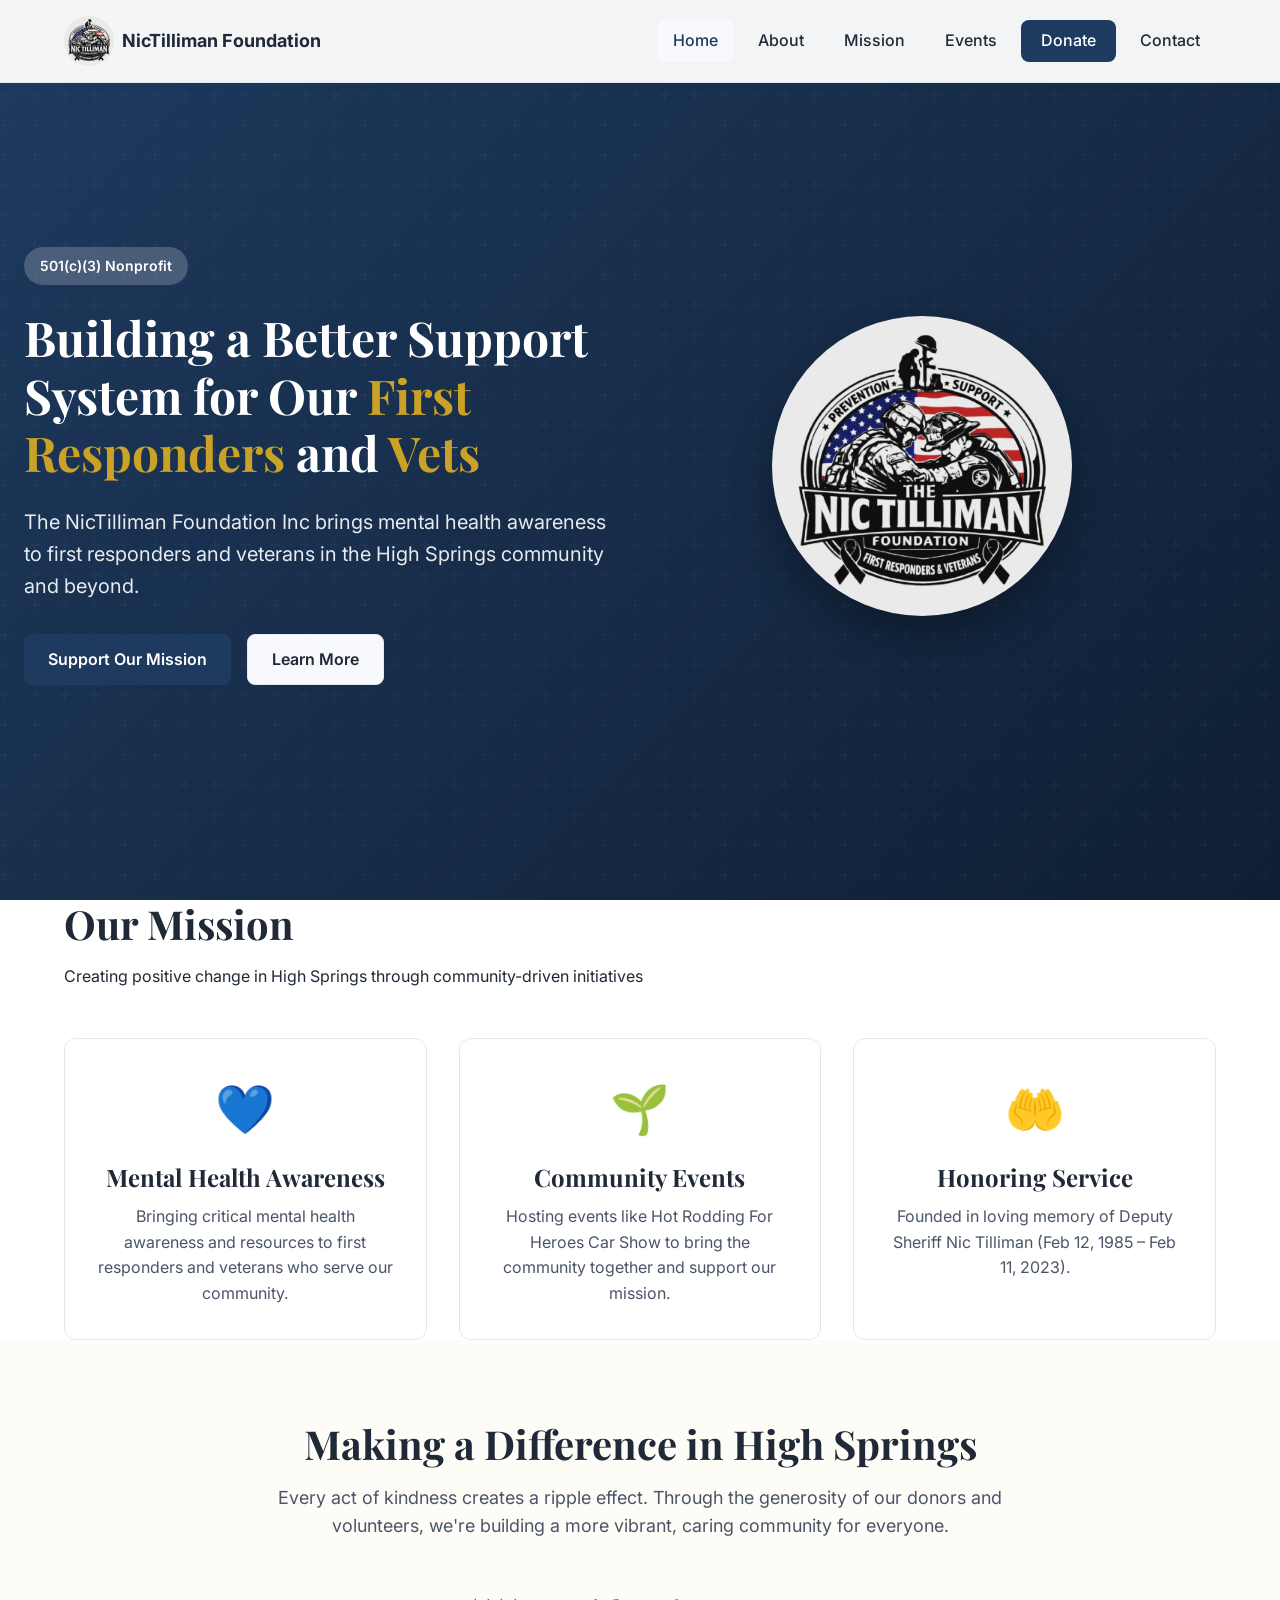
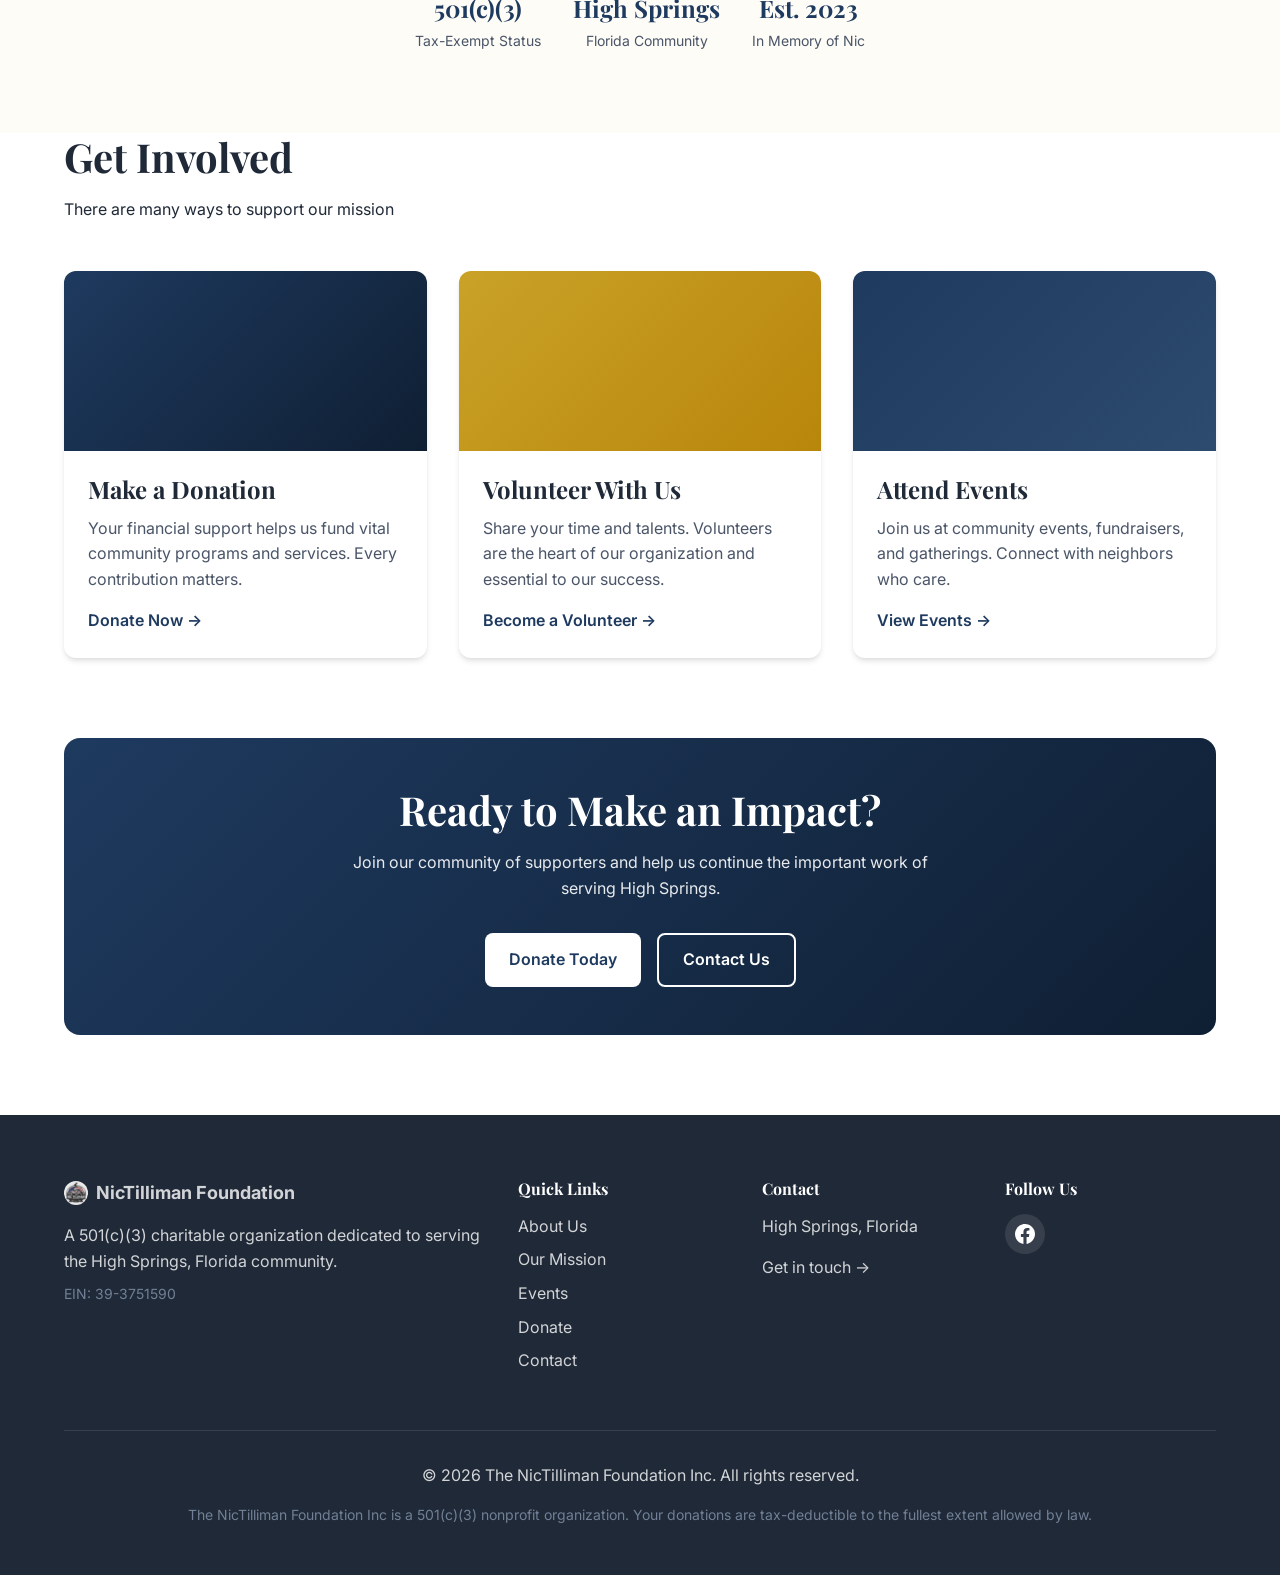
<file: index.html>
<!DOCTYPE html>
<html lang="en">
<head>
    <meta charset="UTF-8">
    <meta name="viewport" content="width=device-width, initial-scale=1.0">
    <title>The NicTilliman Foundation Inc | Community Charity in High Springs, FL</title>
    <meta name="description" content="The NicTilliman Foundation Inc is a 501(c)(3) charitable organization serving the High Springs, Florida community. Join us in making a difference.">
    <link rel="preconnect" href="https://fonts.googleapis.com">
    <link href="https://fonts.googleapis.com/css2?family=Inter:wght@400;500;600;700&family=Playfair+Display:wght@600;700&display=swap" rel="stylesheet">
    <link rel="stylesheet" href="styles.css">
</head>
<body>
    <!-- Navigation -->
    <nav class="navbar">
        <div class="container">
            <a href="index.html" class="logo">
                <img src="logo.jpg" alt="NicTilliman Foundation Logo" class="logo-img">
                <span class="logo-text">NicTilliman Foundation</span>
            </a>
            <button class="nav-toggle" aria-label="Toggle navigation">
                <span></span>
                <span></span>
                <span></span>
            </button>
            <ul class="nav-menu">
                <li><a href="index.html" class="active">Home</a></li>
                <li><a href="about.html">About</a></li>
                <li><a href="mission.html">Mission</a></li>
                <li><a href="events.html">Events</a></li>
                <li><a href="donate.html" class="btn-donate">Donate</a></li>
                <li><a href="contact.html">Contact</a></li>
            </ul>
        </div>
    </nav>

    <!-- Hero Section -->
    <section class="hero">
        <div class="hero-content">
            <div class="container hero-container">
                <div class="hero-text">
                    <span class="badge">501(c)(3) Nonprofit</span>
                    <h1>Building a Better Support System for Our <span class="highlight">First Responders</span> and <span class="highlight">Vets</span></h1>
                    <p class="hero-subtitle">The NicTilliman Foundation Inc brings mental health awareness to first responders and veterans in the High Springs community and beyond.</p>
                    <div class="hero-cta">
                        <a href="donate.html" class="btn btn-primary">Support Our Mission</a>
                        <a href="about.html" class="btn btn-secondary">Learn More</a>
                    </div>
                </div>
                <div class="hero-logo-large">
                    <img src="logo.jpg" alt="NicTilliman Foundation Logo">
                </div>
            </div>
        </div>
        <div class="hero-pattern"></div>
    </section>

    <!-- Mission Preview -->
    <section class="mission-preview">
        <div class="container">
            <div class="section-header">
                <h2>Our Mission</h2>
                <p>Creating positive change in High Springs through community-driven initiatives</p>
            </div>
            <div class="mission-cards">
                <div class="mission-card">
                    <div class="card-icon">💙</div>
                    <h3>Mental Health Awareness</h3>
                    <p>Bringing critical mental health awareness and resources to first responders and veterans who serve our community.</p>
                </div>
                <div class="mission-card">
                    <div class="card-icon">🌱</div>
                    <h3>Community Events</h3>
                    <p>Hosting events like Hot Rodding For Heroes Car Show to bring the community together and support our mission.</p>
                </div>
                <div class="mission-card">
                    <div class="card-icon">🤲</div>
                    <h3>Honoring Service</h3>
                    <p>Founded in loving memory of Deputy Sheriff Nic Tilliman (Feb 12, 1985 – Feb 11, 2023).</p>
                </div>
            </div>
        </div>
    </section>

    <!-- Impact Section -->
    <section class="impact">
        <div class="container">
            <div class="impact-content">
                <h2>Making a Difference in High Springs</h2>
                <p class="lead">Every act of kindness creates a ripple effect. Through the generosity of our donors and volunteers, we're building a more vibrant, caring community for everyone.</p>
                <div class="impact-stats">
                    <div class="stat">
                        <span class="stat-number">501(c)(3)</span>
                        <span class="stat-label">Tax-Exempt Status</span>
                    </div>
                    <div class="stat">
                        <span class="stat-number">High Springs</span>
                        <span class="stat-label">Florida Community</span>
                    </div>
                    <div class="stat">
                        <span class="stat-number">Est. 2023</span>
                        <span class="stat-label">In Memory of Nic</span>
                    </div>
                </div>
            </div>
        </div>
    </section>

    <!-- Get Involved -->
    <section class="get-involved">
        <div class="container">
            <div class="section-header">
                <h2>Get Involved</h2>
                <p>There are many ways to support our mission</p>
            </div>
            <div class="involvement-grid">
                <div class="involvement-card">
                    <div class="card-image" style="background: linear-gradient(135deg, #1e3a5f 0%, #0f1f33 100%);"></div>
                    <div class="card-content">
                        <h3>Make a Donation</h3>
                        <p>Your financial support helps us fund vital community programs and services. Every contribution matters.</p>
                        <a href="donate.html" class="link-arrow">Donate Now →</a>
                    </div>
                </div>
                <div class="involvement-card">
                    <div class="card-image" style="background: linear-gradient(135deg, #c9a227 0%, #b8860b 100%);"></div>
                    <div class="card-content">
                        <h3>Volunteer With Us</h3>
                        <p>Share your time and talents. Volunteers are the heart of our organization and essential to our success.</p>
                        <a href="contact.html" class="link-arrow">Become a Volunteer →</a>
                    </div>
                </div>
                <div class="involvement-card">
                    <div class="card-image" style="background: linear-gradient(135deg, #1e3a5f 0%, #2d4a6f 100%);"></div>
                    <div class="card-content">
                        <h3>Attend Events</h3>
                        <p>Join us at community events, fundraisers, and gatherings. Connect with neighbors who care.</p>
                        <a href="events.html" class="link-arrow">View Events →</a>
                    </div>
                </div>
            </div>
        </div>
    </section>

    <!-- CTA Section -->
    <section class="cta-section">
        <div class="container">
            <div class="cta-box">
                <h2>Ready to Make an Impact?</h2>
                <p>Join our community of supporters and help us continue the important work of serving High Springs.</p>
                <div class="cta-buttons">
                    <a href="donate.html" class="btn btn-light">Donate Today</a>
                    <a href="contact.html" class="btn btn-outline-light">Contact Us</a>
                </div>
            </div>
        </div>
    </section>

    <!-- Footer -->
    <footer class="footer">
        <div class="container">
            <div class="footer-grid">
                <div class="footer-brand">
                    <a href="index.html" class="footer-logo">
                        <img src="logo.jpg" alt="" class="logo-img" style="width: 24px; height: 24px;">
                        <span>NicTilliman Foundation</span>
                    </a>
                    <p>A 501(c)(3) charitable organization dedicated to serving the High Springs, Florida community.</p>
                    <p class="ein">EIN: 39-3751590</p>
                </div>
                <div class="footer-links">
                    <h4>Quick Links</h4>
                    <ul>
                        <li><a href="about.html">About Us</a></li>
                        <li><a href="mission.html">Our Mission</a></li>
                        <li><a href="events.html">Events</a></li>
                        <li><a href="donate.html">Donate</a></li>
                        <li><a href="contact.html">Contact</a></li>
                    </ul>
                </div>
                <div class="footer-contact">
                    <h4>Contact</h4>
                    <p>High Springs, Florida</p>
                    <p><a href="contact.html">Get in touch →</a></p>
                </div>
                <div class="footer-social">
                    <h4>Follow Us</h4>
                    <div class="social-links">
                        <a href="https://www.facebook.com/thenictillimanfoundationinc/" target="_blank" rel="noopener" class="social-link" aria-label="Facebook">
                            <svg viewBox="0 0 24 24" fill="currentColor"><path d="M24 12.073c0-6.627-5.373-12-12-12s-12 5.373-12 12c0 5.99 4.388 10.954 10.125 11.854v-8.385H7.078v-3.47h3.047V9.43c0-3.007 1.792-4.669 4.533-4.669 1.312 0 2.686.235 2.686.235v2.953H15.83c-1.491 0-1.956.925-1.956 1.874v2.25h3.328l-.532 3.47h-2.796v8.385C19.612 23.027 24 18.062 24 12.073z"/></svg>
                        </a>
                    </div>
                </div>
            </div>
            <div class="footer-bottom">
                <p>&copy; 2026 The NicTilliman Foundation Inc. All rights reserved.</p>
                <p class="nonprofit-note">The NicTilliman Foundation Inc is a 501(c)(3) nonprofit organization. Your donations are tax-deductible to the fullest extent allowed by law.</p>
            </div>
        </div>
    </footer>

    <script src="main.js"></script>
</body>
</html>
</file>
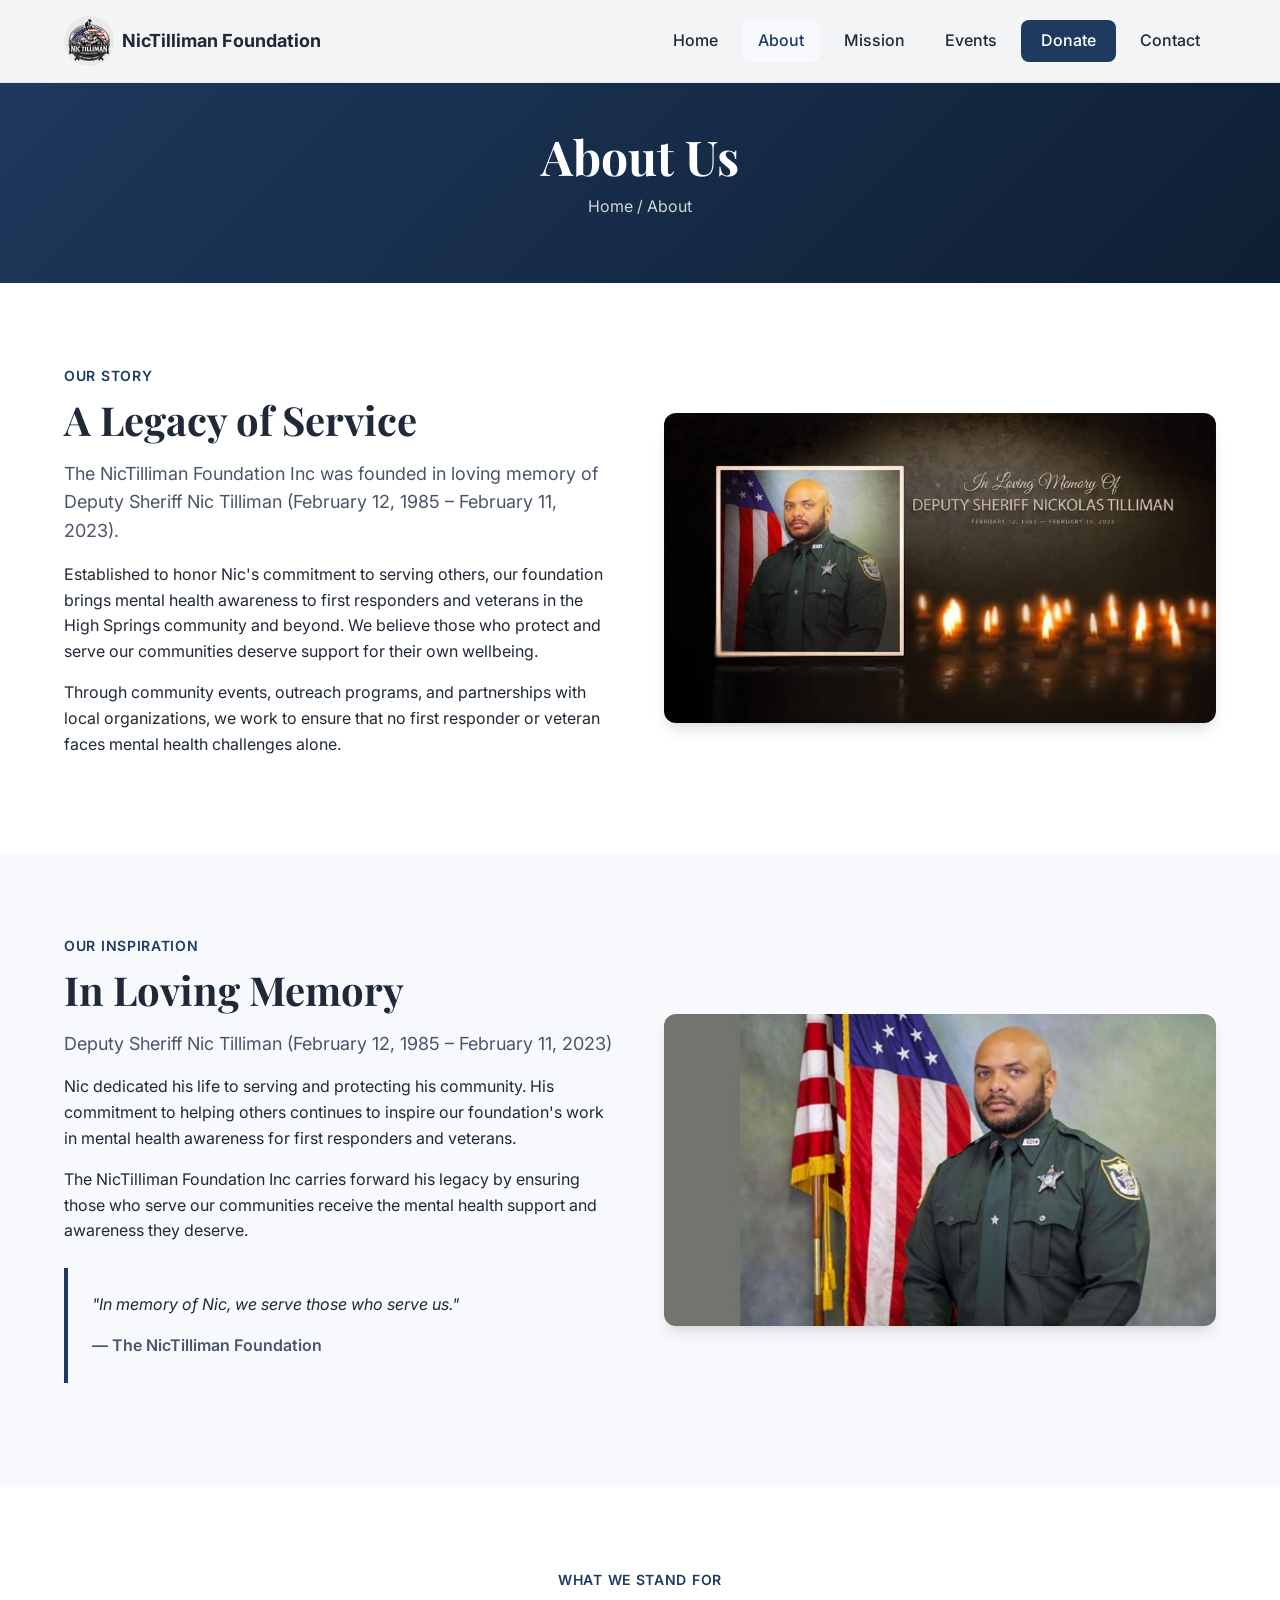
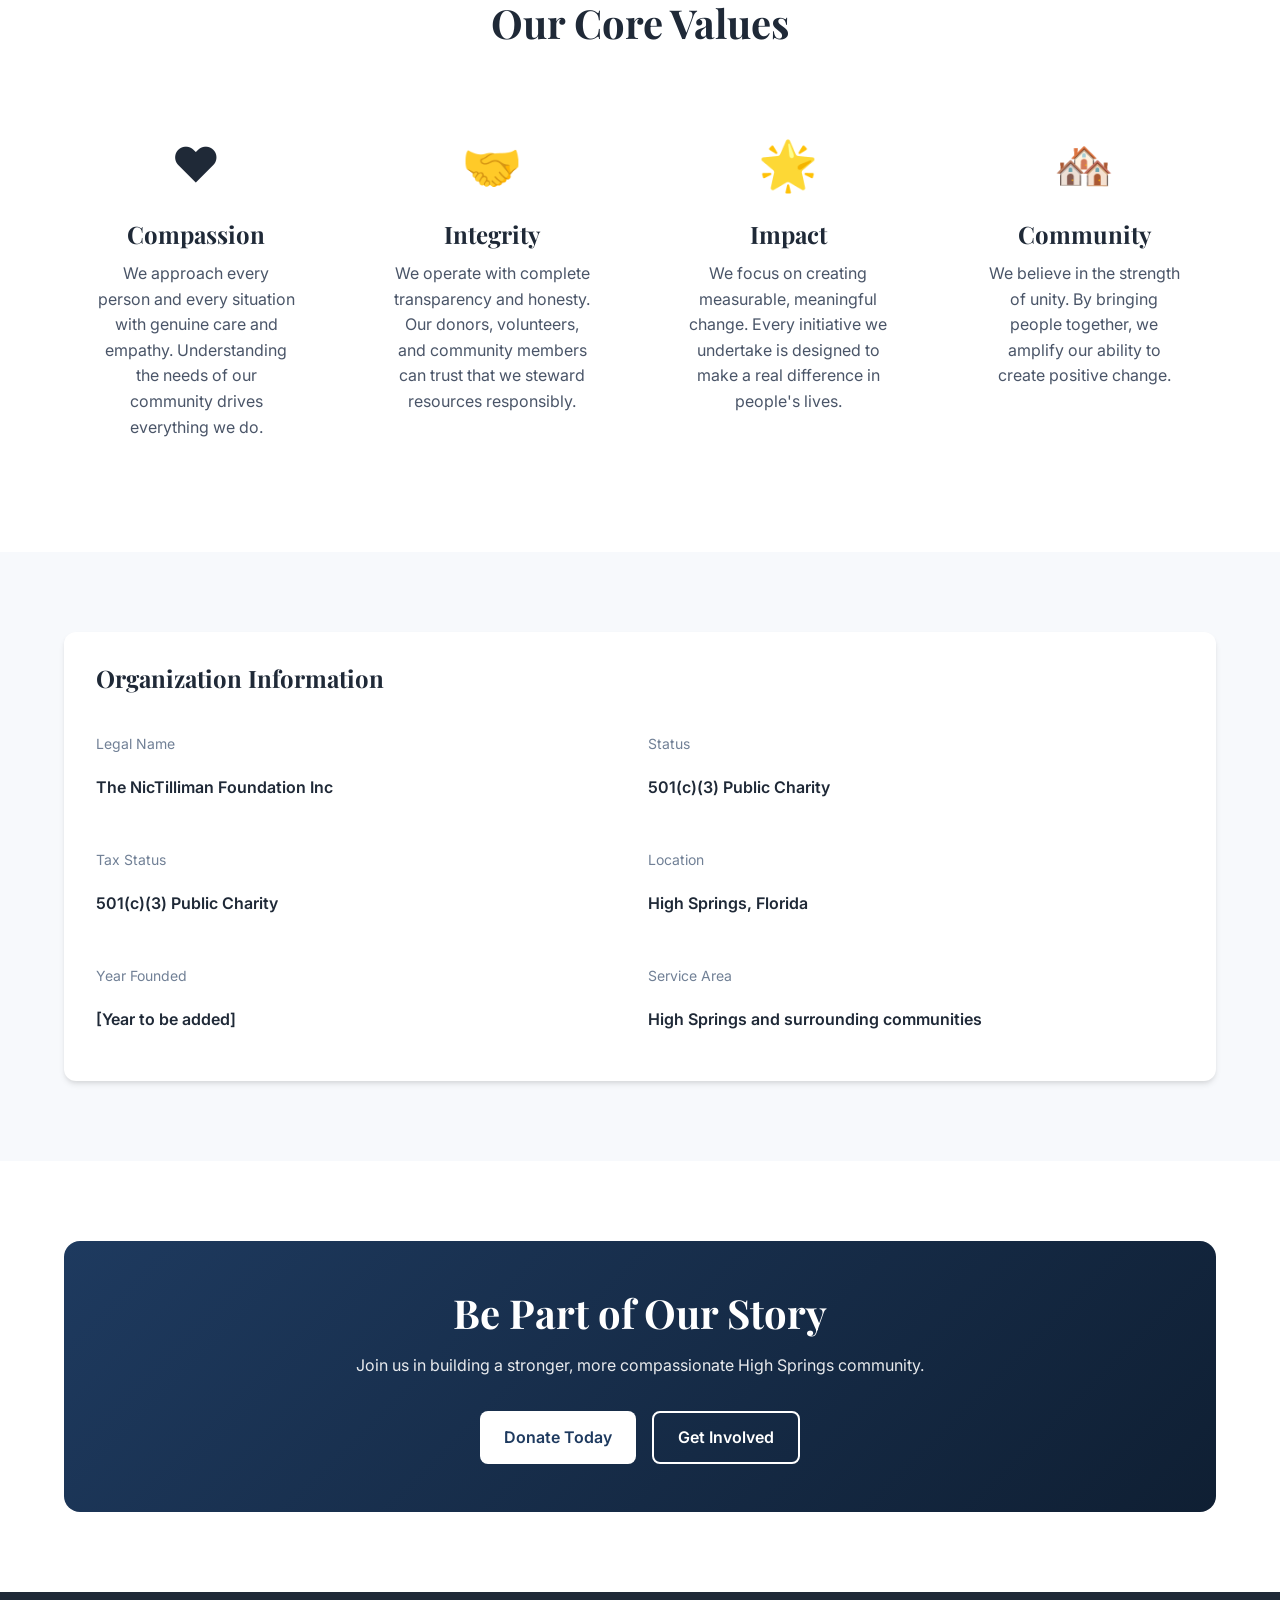
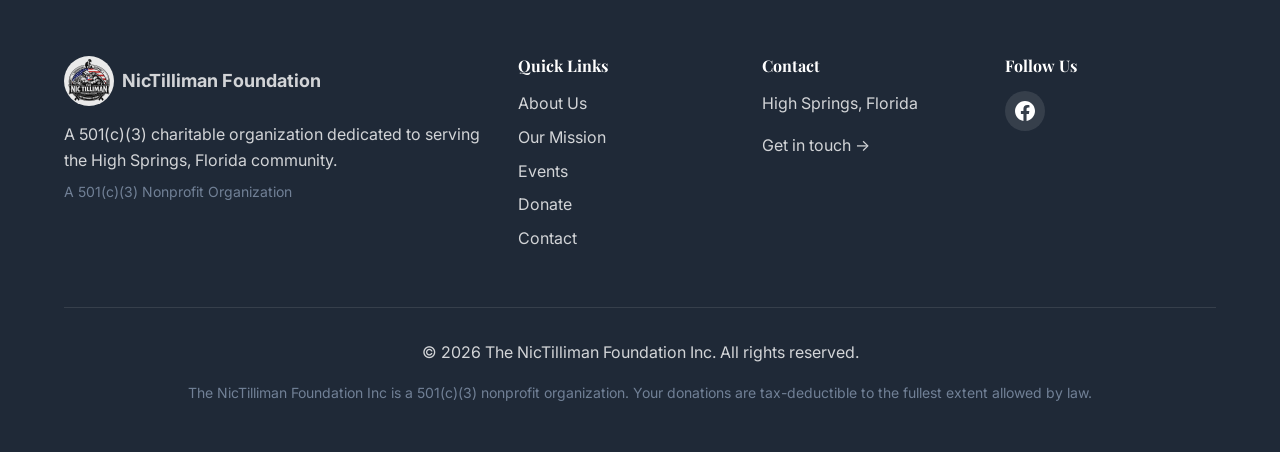
<file: about.html>
<!DOCTYPE html>
<html lang="en">
<head>
    <meta charset="UTF-8">
    <meta name="viewport" content="width=device-width, initial-scale=1.0">
    <title>About Us | The NicTilliman Foundation Inc | High Springs, FL</title>
    <meta name="description" content="Learn about The NicTilliman Foundation Inc, our history, our founder, and our commitment to serving the High Springs, Florida community.">
    <link rel="preconnect" href="https://fonts.googleapis.com">
    <link href="https://fonts.googleapis.com/css2?family=Inter:wght@400;500;600;700&family=Playfair+Display:wght@600;700&display=swap" rel="stylesheet">
    <link rel="stylesheet" href="styles.css">
</head>
<body>
    <!-- Navigation -->
    <nav class="navbar">
        <div class="container">
            <a href="index.html" class="logo">
                <img src="logo.jpg" alt="NicTilliman Foundation Logo" class="logo-img">
                <span class="logo-text">NicTilliman Foundation</span>
            </a>
            <button class="nav-toggle" aria-label="Toggle navigation">
                <span></span>
                <span></span>
                <span></span>
            </button>
            <ul class="nav-menu">
                <li><a href="index.html">Home</a></li>
                <li><a href="about.html" class="active">About</a></li>
                <li><a href="mission.html">Mission</a></li>
                <li><a href="events.html">Events</a></li>
                <li><a href="donate.html" class="btn-donate">Donate</a></li>
                <li><a href="contact.html">Contact</a></li>
            </ul>
        </div>
    </nav>

    <!-- Page Header -->
    <header class="page-header">
        <div class="container">
            <h1>About Us</h1>
            <p class="breadcrumb"><a href="index.html">Home</a> / About</p>
        </div>
    </header>

    <!-- Our Story -->
    <section class="content-section">
        <div class="container">
            <div class="two-column">
                <div class="column-content">
                    <span class="section-label">Our Story</span>
                    <h2>A Legacy of Service</h2>
                    <p class="lead">The NicTilliman Foundation Inc was founded in loving memory of Deputy Sheriff Nic Tilliman (February 12, 1985 – February 11, 2023).</p>
                    <p>Established to honor Nic's commitment to serving others, our foundation brings mental health awareness to first responders and veterans in the High Springs community and beyond. We believe those who protect and serve our communities deserve support for their own wellbeing.</p>
                    <p>Through community events, outreach programs, and partnerships with local organizations, we work to ensure that no first responder or veteran faces mental health challenges alone.</p>
                </div>
                <div class="column-visual">
                    <img src="nic-photo.jpg" alt="Deputy Sheriff Nic Tilliman" class="about-photo">
                </div>
            </div>
        </div>
    </section>

    <!-- Founder Section -->
    <section class="content-section bg-light">
        <div class="container">
            <div class="two-column reverse">
                <div class="column-visual">
                    <img src="nic-memorial.jpg" alt="In Loving Memory of Nic Tilliman" class="about-photo">
                </div>
                <div class="column-content">
                    <span class="section-label">Our Inspiration</span>
                    <h2>In Loving Memory</h2>
                    <p class="lead">Deputy Sheriff Nic Tilliman (February 12, 1985 – February 11, 2023)</p>
                    <p>Nic dedicated his life to serving and protecting his community. His commitment to helping others continues to inspire our foundation's work in mental health awareness for first responders and veterans.</p>
                    <p>The NicTilliman Foundation Inc carries forward his legacy by ensuring those who serve our communities receive the mental health support and awareness they deserve.</p>
                    <blockquote>
                        <p>"In memory of Nic, we serve those who serve us."</p>
                        <cite>— The NicTilliman Foundation</cite>
                    </blockquote>
                </div>
            </div>
        </div>
    </section>

    <!-- Values -->
    <section class="content-section">
        <div class="container">
            <div class="section-header center">
                <span class="section-label">What We Stand For</span>
                <h2>Our Core Values</h2>
            </div>
            <div class="values-grid">
                <div class="value-card">
                    <div class="value-icon">❤️</div>
                    <h3>Compassion</h3>
                    <p>We approach every person and every situation with genuine care and empathy. Understanding the needs of our community drives everything we do.</p>
                </div>
                <div class="value-card">
                    <div class="value-icon">🤝</div>
                    <h3>Integrity</h3>
                    <p>We operate with complete transparency and honesty. Our donors, volunteers, and community members can trust that we steward resources responsibly.</p>
                </div>
                <div class="value-card">
                    <div class="value-icon">🌟</div>
                    <h3>Impact</h3>
                    <p>We focus on creating measurable, meaningful change. Every initiative we undertake is designed to make a real difference in people's lives.</p>
                </div>
                <div class="value-card">
                    <div class="value-icon">🏘️</div>
                    <h3>Community</h3>
                    <p>We believe in the strength of unity. By bringing people together, we amplify our ability to create positive change.</p>
                </div>
            </div>
        </div>
    </section>

    <!-- Organization Info -->
    <section class="content-section bg-light">
        <div class="container">
            <div class="info-box">
                <h3>Organization Information</h3>
                <div class="info-grid">
                    <div class="info-item">
                        <span class="info-label">Legal Name</span>
                        <span class="info-value">The NicTilliman Foundation Inc</span>
                    </div>
                    <div class="info-item">
                        <span class="info-label">Status</span>
                        <span class="info-value">501(c)(3) Public Charity</span>
                    </div>
                    <div class="info-item">
                        <span class="info-label">Tax Status</span>
                        <span class="info-value">501(c)(3) Public Charity</span>
                    </div>
                    <div class="info-item">
                        <span class="info-label">Location</span>
                        <span class="info-value">High Springs, Florida</span>
                    </div>
                    <div class="info-item">
                        <span class="info-label">Year Founded</span>
                        <span class="info-value">[Year to be added]</span>
                    </div>
                    <div class="info-item">
                        <span class="info-label">Service Area</span>
                        <span class="info-value">High Springs and surrounding communities</span>
                    </div>
                </div>
            </div>
        </div>
    </section>

    <!-- CTA Section -->
    <section class="cta-section">
        <div class="container">
            <div class="cta-box">
                <h2>Be Part of Our Story</h2>
                <p>Join us in building a stronger, more compassionate High Springs community.</p>
                <div class="cta-buttons">
                    <a href="donate.html" class="btn btn-light">Donate Today</a>
                    <a href="contact.html" class="btn btn-outline-light">Get Involved</a>
                </div>
            </div>
        </div>
    </section>

    <!-- Footer -->
    <footer class="footer">
        <div class="container">
            <div class="footer-grid">
                <div class="footer-brand">
                    <a href="index.html" class="footer-logo">
                        <img src="logo.jpg" alt="NicTilliman Foundation Logo" class="logo-img">
                        <span>NicTilliman Foundation</span>
                    </a>
                    <p>A 501(c)(3) charitable organization dedicated to serving the High Springs, Florida community.</p>
                    <p class="ein">A 501(c)(3) Nonprofit Organization</p>
                </div>
                <div class="footer-links">
                    <h4>Quick Links</h4>
                    <ul>
                        <li><a href="about.html">About Us</a></li>
                        <li><a href="mission.html">Our Mission</a></li>
                        <li><a href="events.html">Events</a></li>
                        <li><a href="donate.html">Donate</a></li>
                        <li><a href="contact.html">Contact</a></li>
                    </ul>
                </div>
                <div class="footer-contact">
                    <h4>Contact</h4>
                    <p>High Springs, Florida</p>
                    <p><a href="contact.html">Get in touch →</a></p>
                </div>
                <div class="footer-social">
                    <h4>Follow Us</h4>
                    <div class="social-links">
                        <a href="https://www.facebook.com/thenictillimanfoundationinc/" target="_blank" rel="noopener" class="social-link" aria-label="Facebook">
                            <svg viewBox="0 0 24 24" fill="currentColor"><path d="M24 12.073c0-6.627-5.373-12-12-12s-12 5.373-12 12c0 5.99 4.388 10.954 10.125 11.854v-8.385H7.078v-3.47h3.047V9.43c0-3.007 1.792-4.669 4.533-4.669 1.312 0 2.686.235 2.686.235v2.953H15.83c-1.491 0-1.956.925-1.956 1.874v2.25h3.328l-.532 3.47h-2.796v8.385C19.612 23.027 24 18.062 24 12.073z"/></svg>
                        </a>
                    </div>
                </div>
            </div>
            <div class="footer-bottom">
                <p>&copy; 2026 The NicTilliman Foundation Inc. All rights reserved.</p>
                <p class="nonprofit-note">The NicTilliman Foundation Inc is a 501(c)(3) nonprofit organization. Your donations are tax-deductible to the fullest extent allowed by law.</p>
            </div>
        </div>
    </footer>

    <script src="main.js"></script>
</body>
</html>
</file>
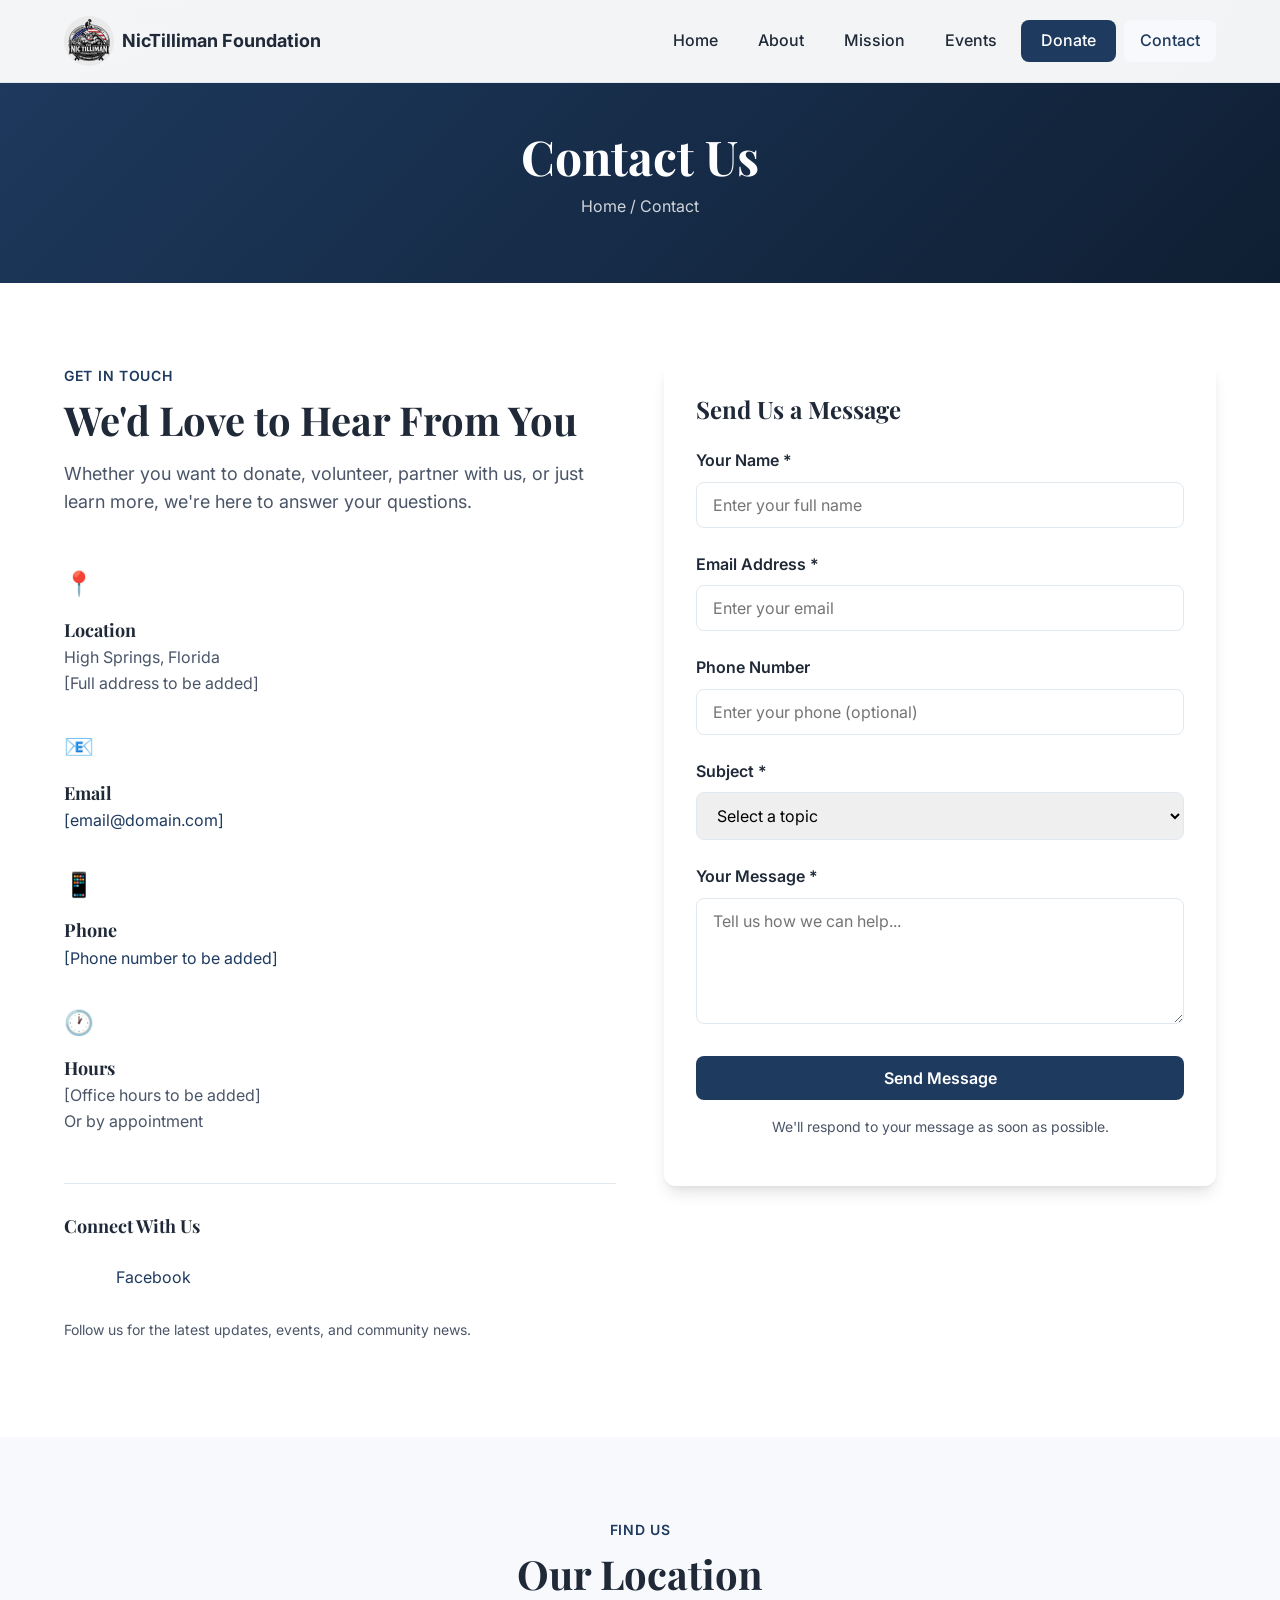
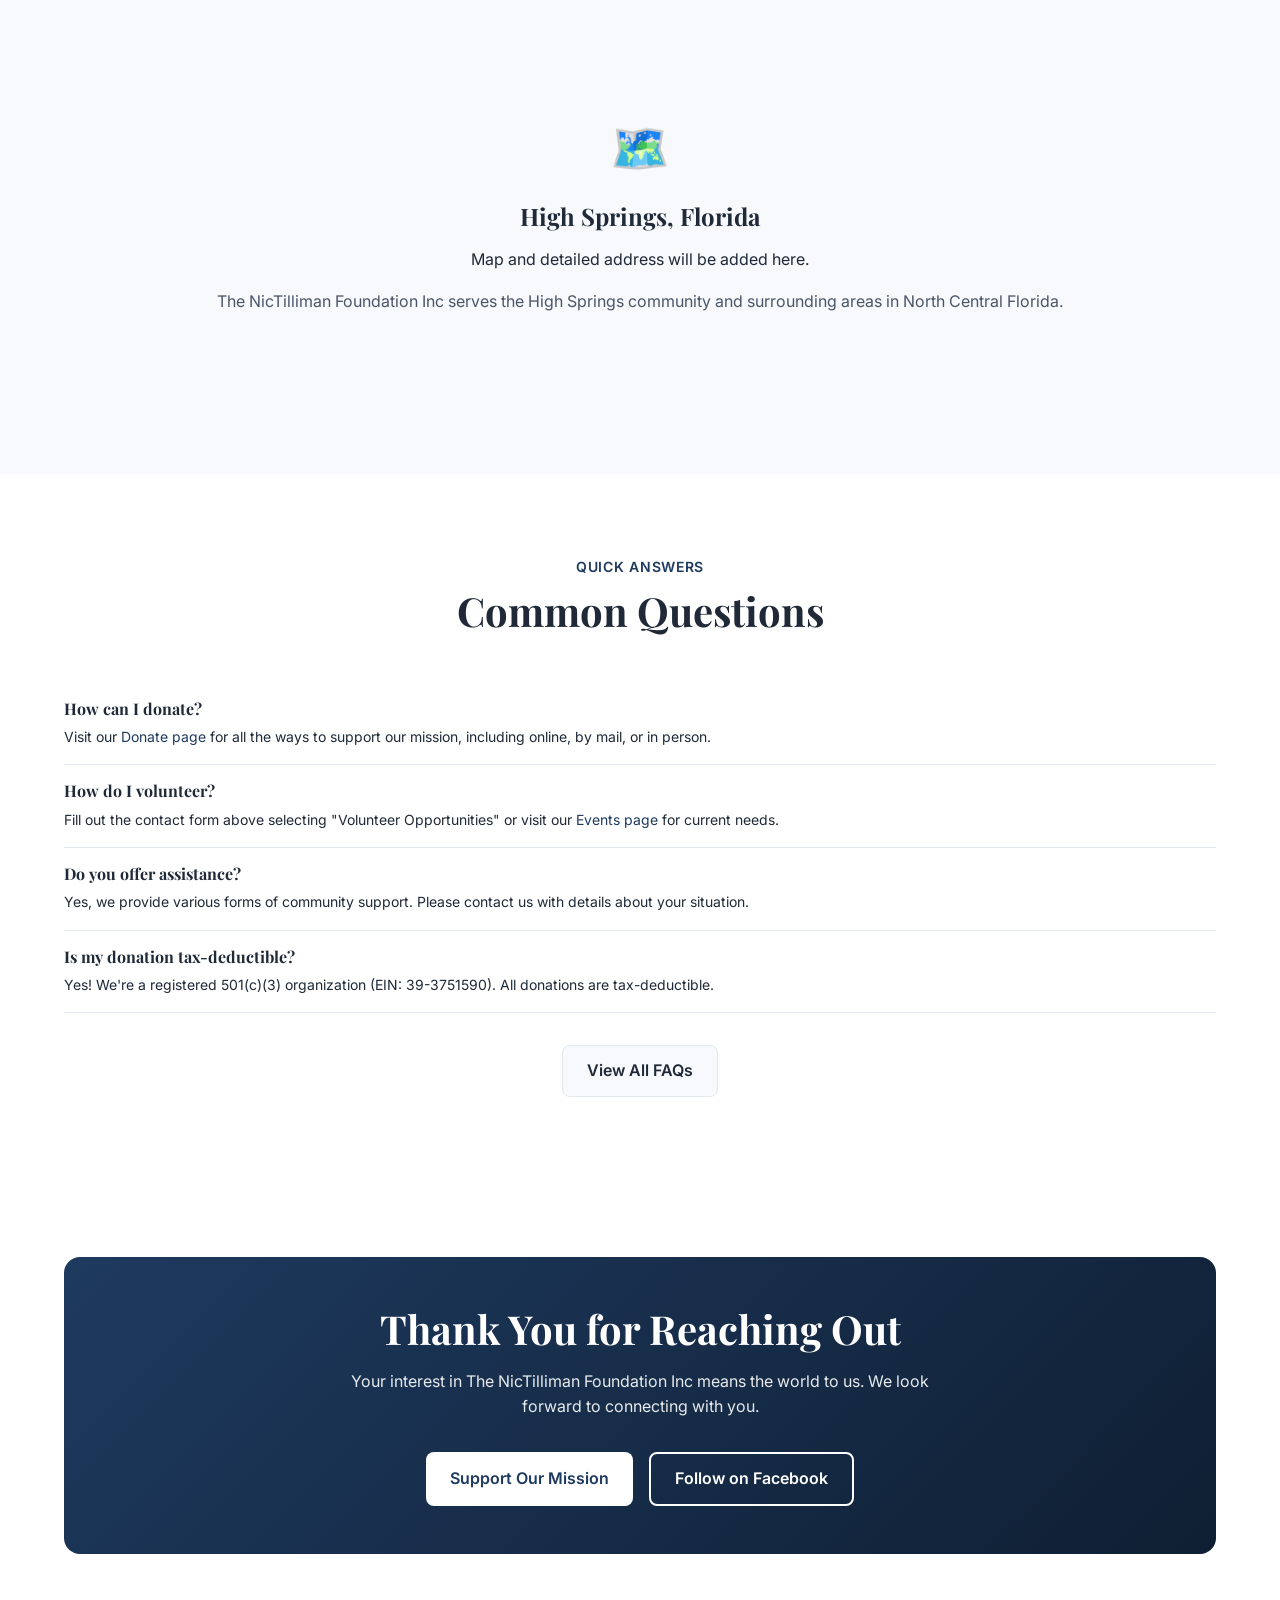
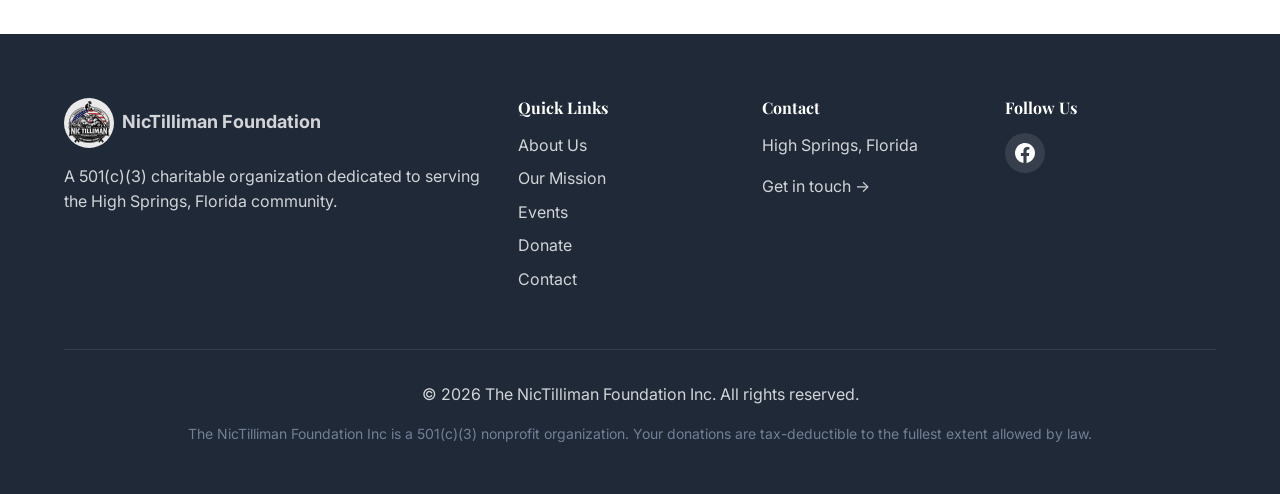
<file: contact.html>
<!DOCTYPE html>
<html lang="en">
<head>
    <meta charset="UTF-8">
    <meta name="viewport" content="width=device-width, initial-scale=1.0">
    <title>Contact Us | The NicTilliman Foundation Inc | High Springs, FL</title>
    <meta name="description" content="Get in touch with The NicTilliman Foundation Inc. We'd love to hear from you. Contact us about donations, volunteering, or partnerships in High Springs, FL.">
    <link rel="preconnect" href="https://fonts.googleapis.com">
    <link href="https://fonts.googleapis.com/css2?family=Inter:wght@400;500;600;700&family=Playfair+Display:wght@600;700&display=swap" rel="stylesheet">
    <link rel="stylesheet" href="styles.css">
</head>
<body>
    <!-- Navigation -->
    <nav class="navbar">
        <div class="container">
            <a href="index.html" class="logo">
                <img src="logo.jpg" alt="NicTilliman Foundation Logo" class="logo-img">
                <span class="logo-text">NicTilliman Foundation</span>
            </a>
            <button class="nav-toggle" aria-label="Toggle navigation">
                <span></span>
                <span></span>
                <span></span>
            </button>
            <ul class="nav-menu">
                <li><a href="index.html">Home</a></li>
                <li><a href="about.html">About</a></li>
                <li><a href="mission.html">Mission</a></li>
                <li><a href="events.html">Events</a></li>
                <li><a href="donate.html" class="btn-donate">Donate</a></li>
                <li><a href="contact.html" class="active">Contact</a></li>
            </ul>
        </div>
    </nav>

    <!-- Page Header -->
    <header class="page-header">
        <div class="container">
            <h1>Contact Us</h1>
            <p class="breadcrumb"><a href="index.html">Home</a> / Contact</p>
        </div>
    </header>

    <!-- Contact Section -->
    <section class="content-section">
        <div class="container">
            <div class="two-column contact-layout">
                <div class="column-content">
                    <span class="section-label">Get in Touch</span>
                    <h2>We'd Love to Hear From You</h2>
                    <p class="lead">Whether you want to donate, volunteer, partner with us, or just learn more, we're here to answer your questions.</p>
                    
                    <div class="contact-info">
                        <div class="info-item">
                            <div class="info-icon">📍</div>
                            <div class="info-content">
                                <h4>Location</h4>
                                <p>High Springs, Florida<br>[Full address to be added]</p>
                            </div>
                        </div>
                        <div class="info-item">
                            <div class="info-icon">📧</div>
                            <div class="info-content">
                                <h4>Email</h4>
                                <p><a href="mailto:[email@domain.com]">[email@domain.com]</a></p>
                            </div>
                        </div>
                        <div class="info-item">
                            <div class="info-icon">📱</div>
                            <div class="info-content">
                                <h4>Phone</h4>
                                <p><a href="tel:[phone]">[Phone number to be added]</a></p>
                            </div>
                        </div>
                        <div class="info-item">
                            <div class="info-icon">🕐</div>
                            <div class="info-content">
                                <h4>Hours</h4>
                                <p>[Office hours to be added]<br>Or by appointment</p>
                            </div>
                        </div>
                    </div>

                    <div class="social-connect">
                        <h4>Connect With Us</h4>
                        <div class="social-links large">
                            <a href="https://www.facebook.com/thenictillimanfoundationinc/" target="_blank" rel="noopener" class="social-link" aria-label="Facebook">
                                <svg viewBox="0 0 24 24" fill="currentColor"><path d="M24 12.073c0-6.627-5.373-12-12-12s-12 5.373-12 12c0 5.99 4.388 10.954 10.125 11.854v-8.385H7.078v-3.47h3.047V9.43c0-3.007 1.792-4.669 4.533-4.669 1.312 0 2.686.235 2.686.235v2.953H15.83c-1.491 0-1.956.925-1.956 1.874v2.25h3.328l-.532 3.47h-2.796v8.385C19.612 23.027 24 18.062 24 12.073z"/></svg>
                                <span>Facebook</span>
                            </a>
                        </div>
                        <p class="social-note">Follow us for the latest updates, events, and community news.</p>
                    </div>
                </div>
                <div class="column-visual">
                    <div class="contact-form-container">
                        <h3>Send Us a Message</h3>
                        <form class="contact-form" action="#" method="POST">
                            <div class="form-group">
                                <label for="name">Your Name *</label>
                                <input type="text" id="name" name="name" required placeholder="Enter your full name">
                            </div>
                            <div class="form-group">
                                <label for="email">Email Address *</label>
                                <input type="email" id="email" name="email" required placeholder="Enter your email">
                            </div>
                            <div class="form-group">
                                <label for="phone">Phone Number</label>
                                <input type="tel" id="phone" name="phone" placeholder="Enter your phone (optional)">
                            </div>
                            <div class="form-group">
                                <label for="subject">Subject *</label>
                                <select id="subject" name="subject" required>
                                    <option value="">Select a topic</option>
                                    <option value="donation">Make a Donation</option>
                                    <option value="volunteer">Volunteer Opportunities</option>
                                    <option value="partnership">Partnership Inquiry</option>
                                    <option value="assistance">Request Assistance</option>
                                    <option value="general">General Inquiry</option>
                                </select>
                            </div>
                            <div class="form-group">
                                <label for="message">Your Message *</label>
                                <textarea id="message" name="message" rows="5" required placeholder="Tell us how we can help..."></textarea>
                            </div>
                            <button type="submit" class="btn btn-primary btn-full">Send Message</button>
                            <p class="form-note">We'll respond to your message as soon as possible.</p>
                        </form>
                    </div>
                </div>
            </div>
        </div>
    </section>

    <!-- Map Section -->
    <section class="content-section bg-light">
        <div class="container">
            <div class="section-header center">
                <span class="section-label">Find Us</span>
                <h2>Our Location</h2>
            </div>
            <div class="map-placeholder">
                <div class="map-content">
                    <div class="map-icon">🗺️</div>
                    <h3>High Springs, Florida</h3>
                    <p>Map and detailed address will be added here.</p>
                    <p class="map-note">The NicTilliman Foundation Inc serves the High Springs community and surrounding areas in North Central Florida.</p>
                </div>
            </div>
        </div>
    </section>

    <!-- FAQ Preview -->
    <section class="content-section">
        <div class="container">
            <div class="section-header center">
                <span class="section-label">Quick Answers</span>
                <h2>Common Questions</h2>
            </div>
            <div class="faq-preview">
                <div class="faq-item compact">
                    <h4>How can I donate?</h4>
                    <p>Visit our <a href="donate.html">Donate page</a> for all the ways to support our mission, including online, by mail, or in person.</p>
                </div>
                <div class="faq-item compact">
                    <h4>How do I volunteer?</h4>
                    <p>Fill out the contact form above selecting "Volunteer Opportunities" or visit our <a href="events.html">Events page</a> for current needs.</p>
                </div>
                <div class="faq-item compact">
                    <h4>Do you offer assistance?</h4>
                    <p>Yes, we provide various forms of community support. Please contact us with details about your situation.</p>
                </div>
                <div class="faq-item compact">
                    <h4>Is my donation tax-deductible?</h4>
                    <p>Yes! We're a registered 501(c)(3) organization (EIN: 39-3751590). All donations are tax-deductible.</p>
                </div>
            </div>
            <div class="center" style="margin-top: 2rem;">
                <a href="donate.html#faq" class="btn btn-secondary">View All FAQs</a>
            </div>
        </div>
    </section>

    <!-- CTA Section -->
    <section class="cta-section">
        <div class="container">
            <div class="cta-box">
                <h2>Thank You for Reaching Out</h2>
                <p>Your interest in The NicTilliman Foundation Inc means the world to us. We look forward to connecting with you.</p>
                <div class="cta-buttons">
                    <a href="donate.html" class="btn btn-light">Support Our Mission</a>
                    <a href="https://www.facebook.com/thenictillimanfoundationinc/" target="_blank" rel="noopener" class="btn btn-outline-light">Follow on Facebook</a>
                </div>
            </div>
        </div>
    </section>

    <!-- Footer -->
    <footer class="footer">
        <div class="container">
            <div class="footer-grid">
                <div class="footer-brand">
                    <a href="index.html" class="footer-logo">
                        <img src="logo.jpg" alt="NicTilliman Foundation Logo" class="logo-img">
                        <span>NicTilliman Foundation</span>
                    </a>
                    <p>A 501(c)(3) charitable organization dedicated to serving the High Springs, Florida community.</p>
                </div>
                <div class="footer-links">
                    <h4>Quick Links</h4>
                    <ul>
                        <li><a href="about.html">About Us</a></li>
                        <li><a href="mission.html">Our Mission</a></li>
                        <li><a href="events.html">Events</a></li>
                        <li><a href="donate.html">Donate</a></li>
                        <li><a href="contact.html">Contact</a></li>
                    </ul>
                </div>
                <div class="footer-contact">
                    <h4>Contact</h4>
                    <p>High Springs, Florida</p>
                    <p><a href="contact.html">Get in touch →</a></p>
                </div>
                <div class="footer-social">
                    <h4>Follow Us</h4>
                    <div class="social-links">
                        <a href="https://www.facebook.com/thenictillimanfoundationinc/" target="_blank" rel="noopener" class="social-link" aria-label="Facebook">
                            <svg viewBox="0 0 24 24" fill="currentColor"><path d="M24 12.073c0-6.627-5.373-12-12-12s-12 5.373-12 12c0 5.99 4.388 10.954 10.125 11.854v-8.385H7.078v-3.47h3.047V9.43c0-3.007 1.792-4.669 4.533-4.669 1.312 0 2.686.235 2.686.235v2.953H15.83c-1.491 0-1.956.925-1.956 1.874v2.25h3.328l-.532 3.47h-2.796v8.385C19.612 23.027 24 18.062 24 12.073z"/></svg>
                        </a>
                    </div>
                </div>
            </div>
            <div class="footer-bottom">
                <p>&copy; 2026 The NicTilliman Foundation Inc. All rights reserved.</p>
                <p class="nonprofit-note">The NicTilliman Foundation Inc is a 501(c)(3) nonprofit organization. Your donations are tax-deductible to the fullest extent allowed by law.</p>
            </div>
        </div>
    </footer>

    <script src="main.js"></script>
</body>
</html>
</file>
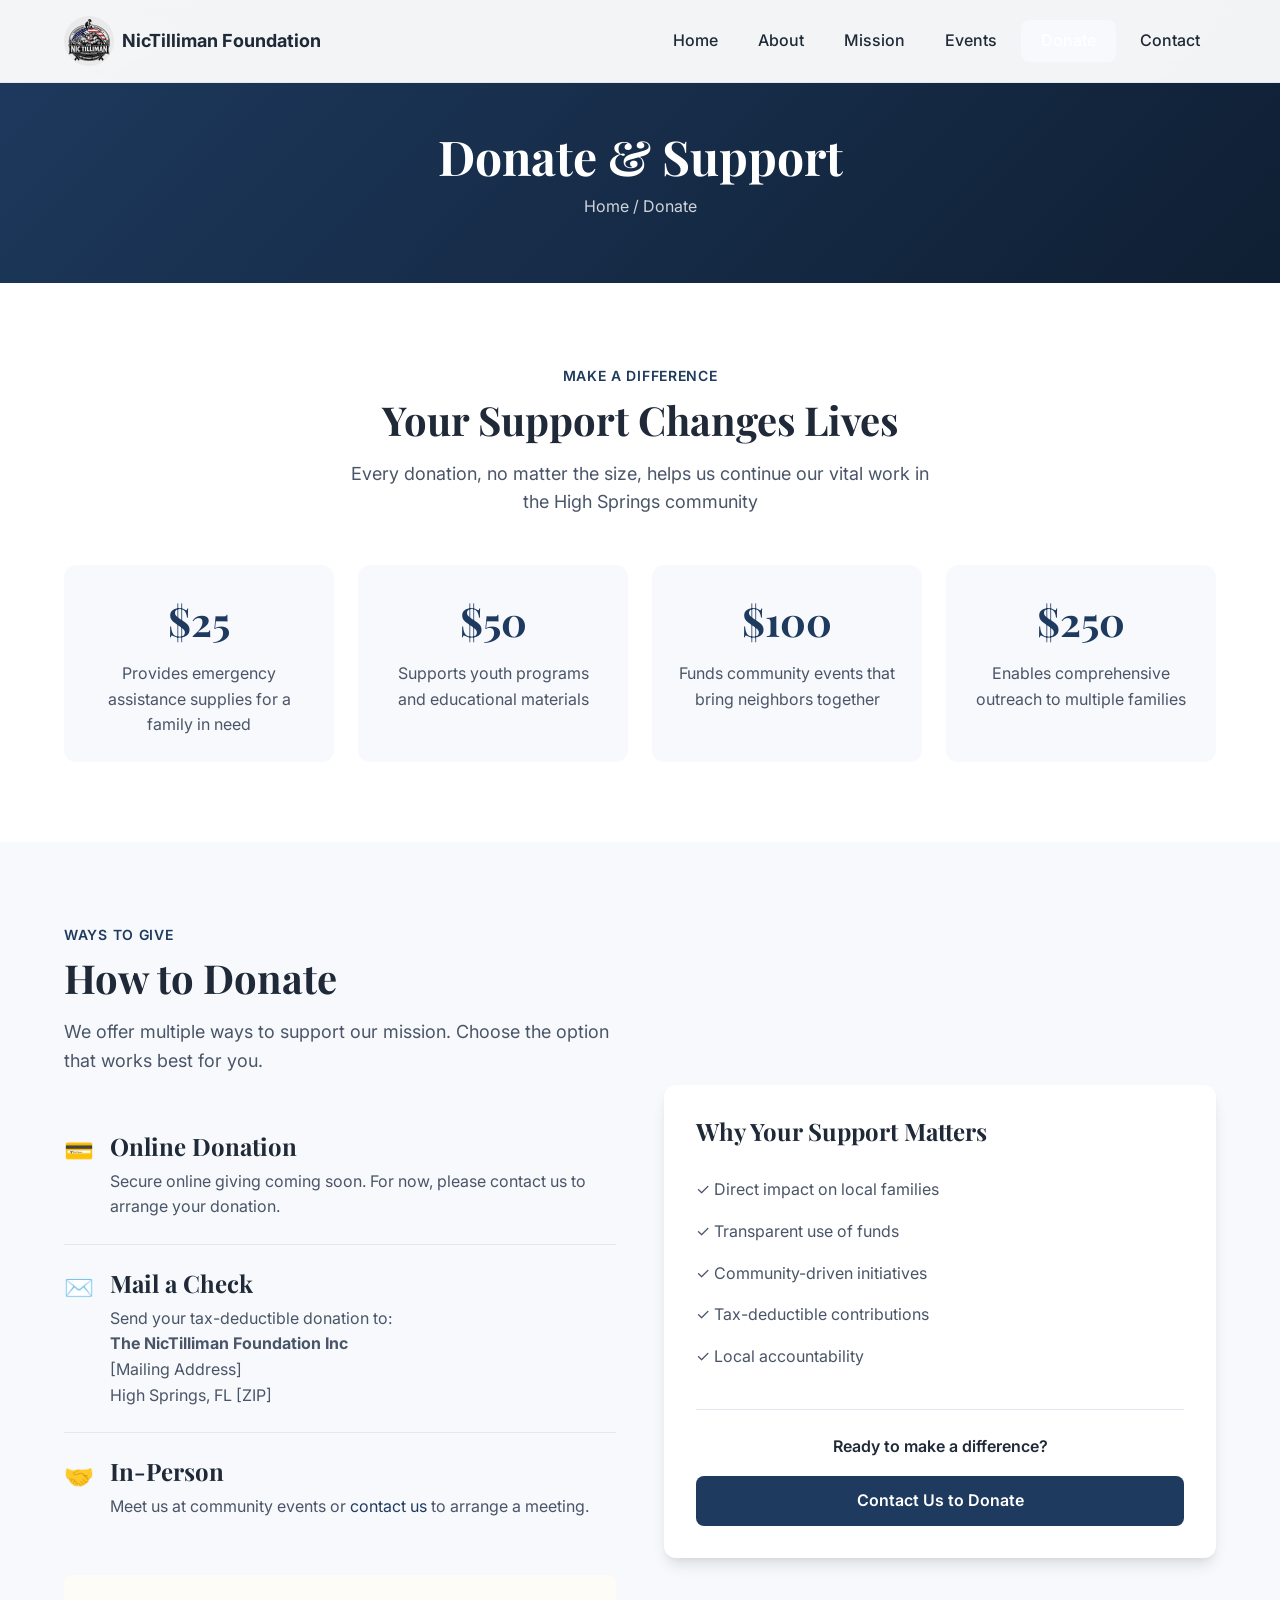
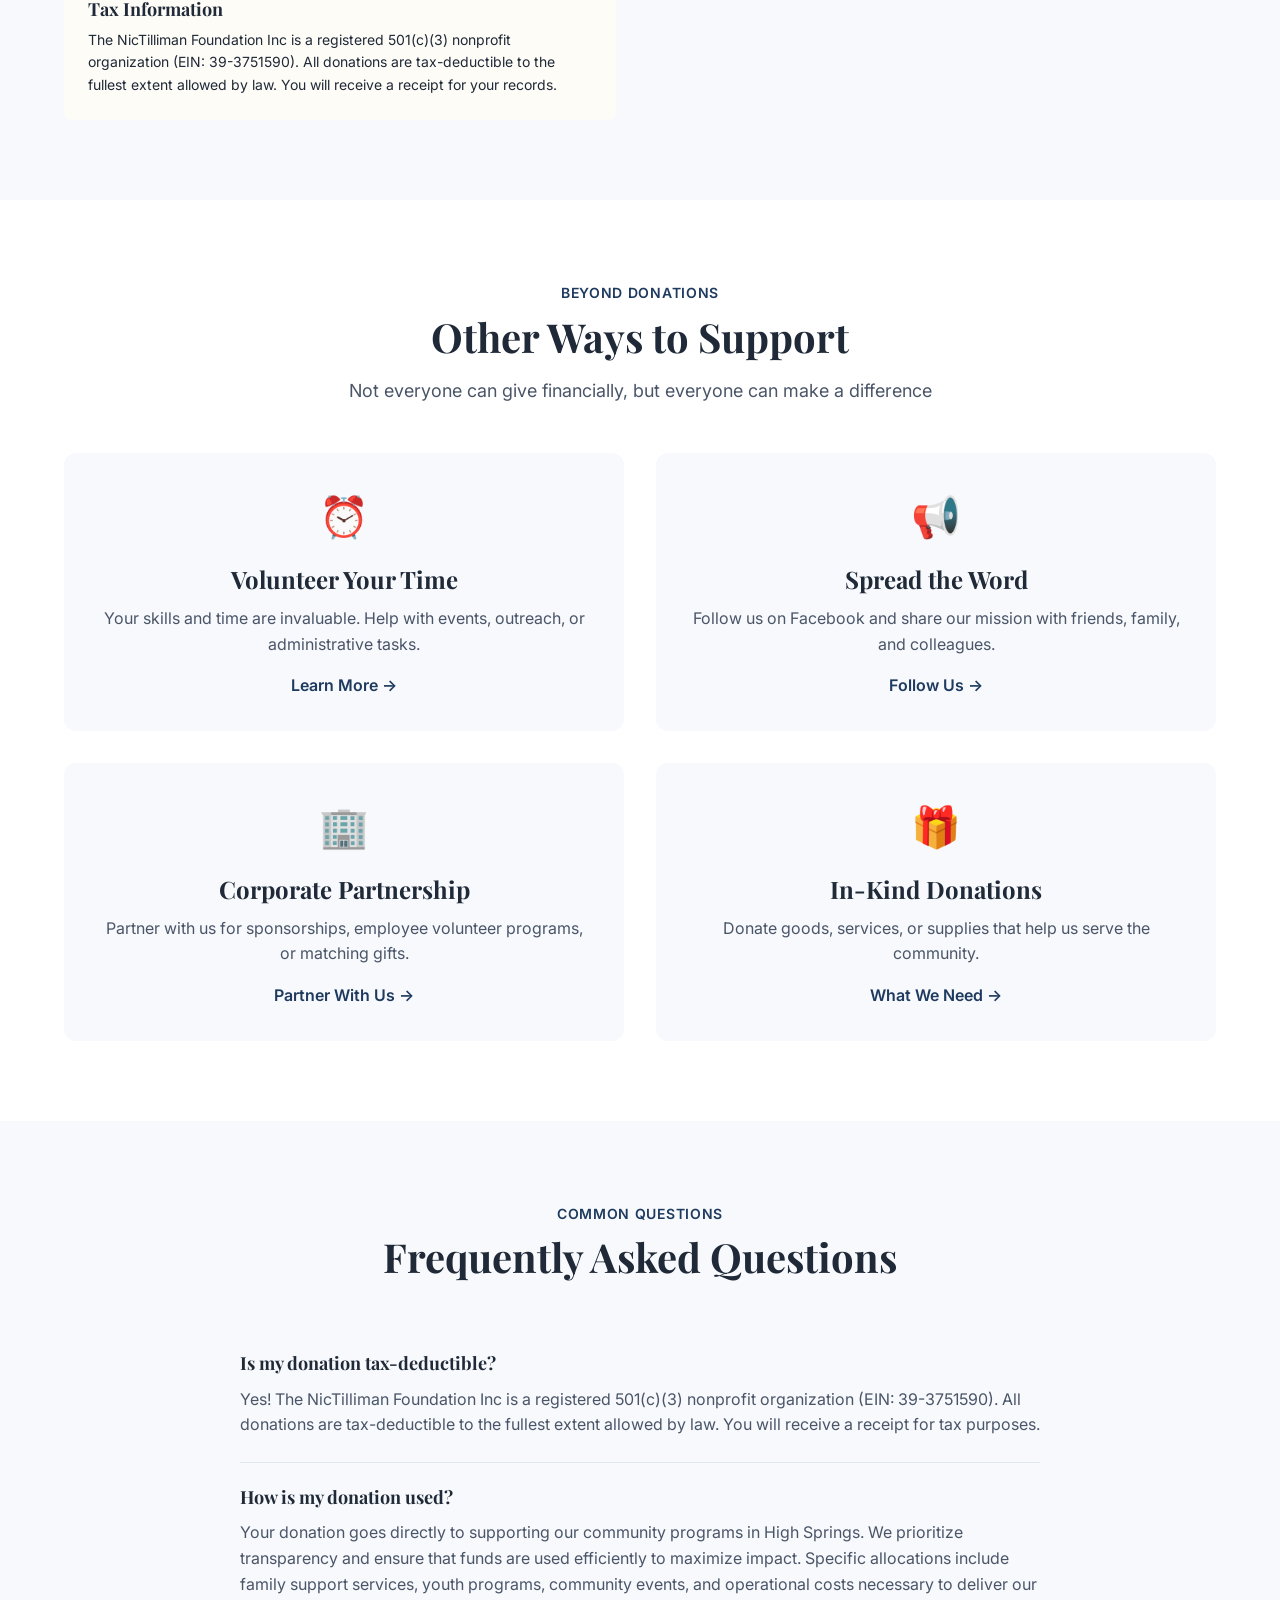
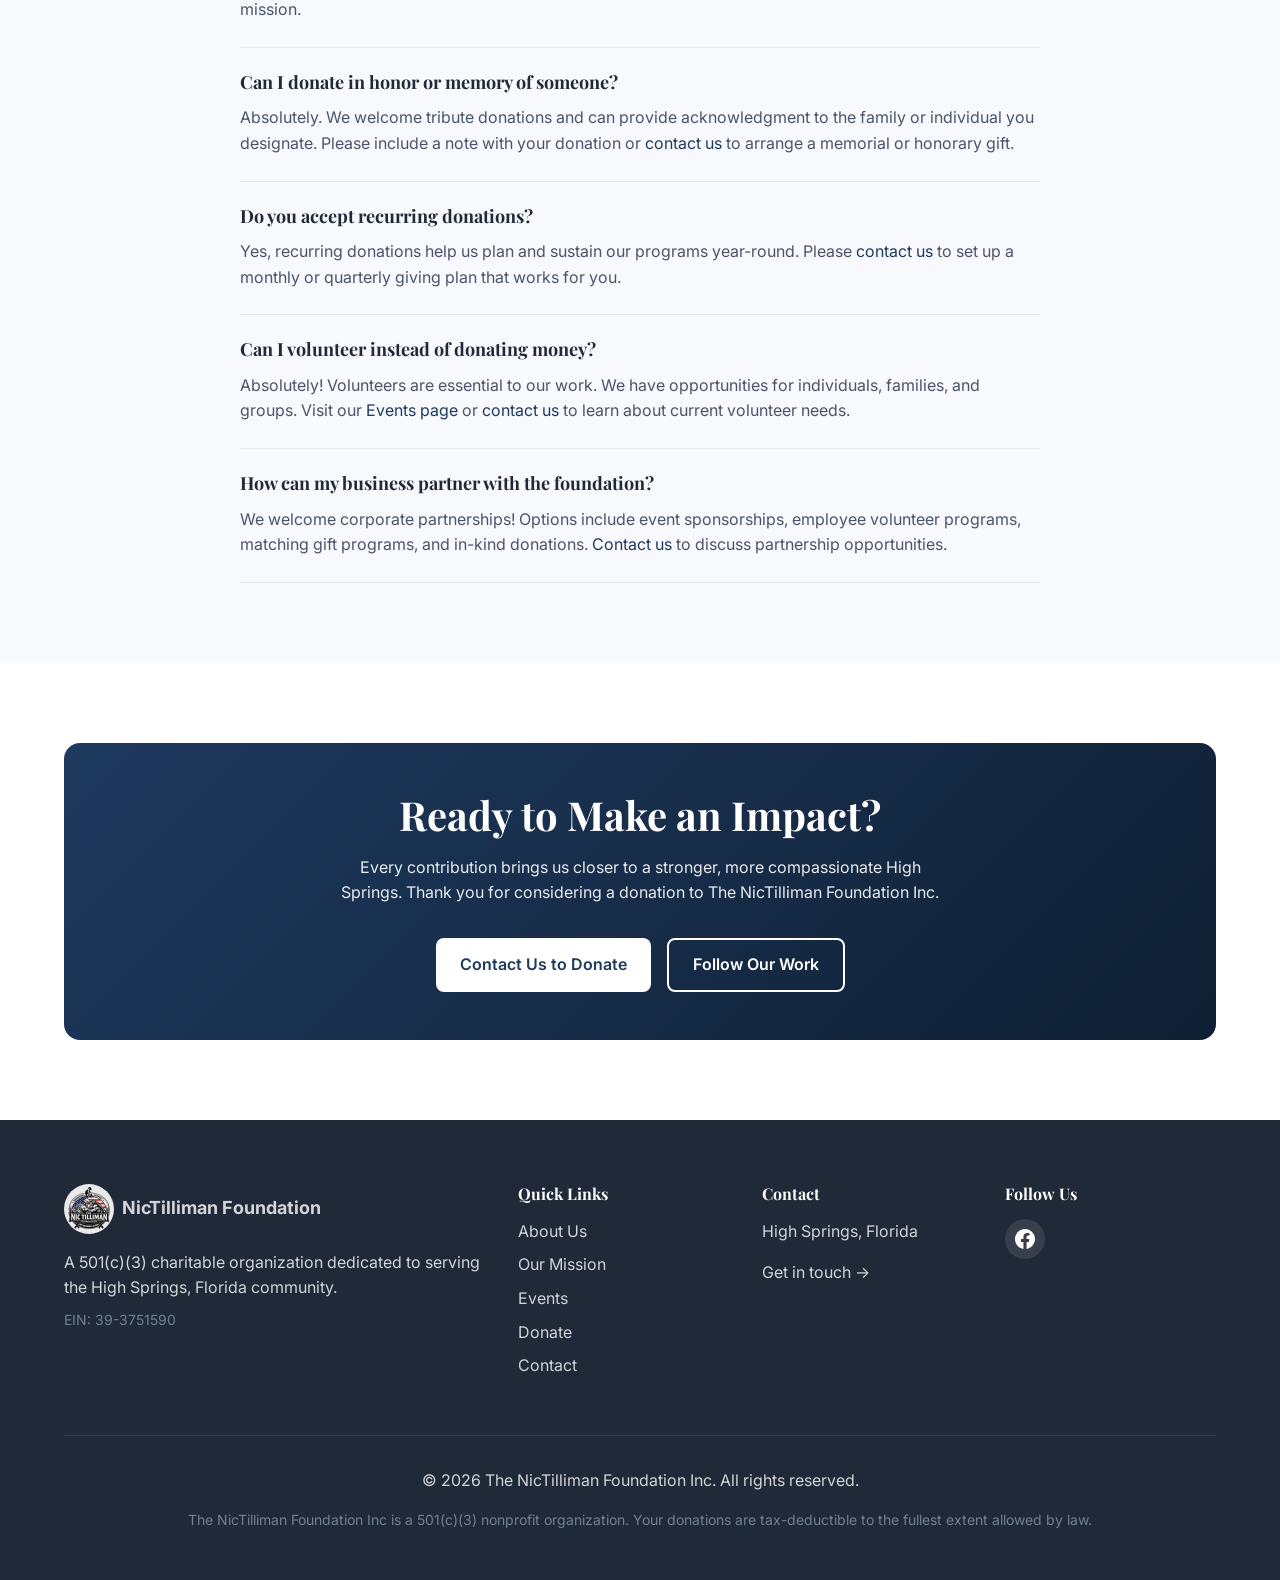
<file: donate.html>
<!DOCTYPE html>
<html lang="en">
<head>
    <meta charset="UTF-8">
    <meta name="viewport" content="width=device-width, initial-scale=1.0">
    <title>Donate & Support | The NicTilliman Foundation Inc | High Springs, FL</title>
    <meta name="description" content="Support The NicTilliman Foundation Inc. Your tax-deductible donation helps us serve the High Springs, Florida community. EIN 39-3751590.">
    <link rel="preconnect" href="https://fonts.googleapis.com">
    <link href="https://fonts.googleapis.com/css2?family=Inter:wght@400;500;600;700&family=Playfair+Display:wght@600;700&display=swap" rel="stylesheet">
    <link rel="stylesheet" href="styles.css">
</head>
<body>
    <!-- Navigation -->
    <nav class="navbar">
        <div class="container">
            <a href="index.html" class="logo">
                <img src="logo.jpg" alt="NicTilliman Foundation Logo" class="logo-img">
                <span class="logo-text">NicTilliman Foundation</span>
            </a>
            <button class="nav-toggle" aria-label="Toggle navigation">
                <span></span>
                <span></span>
                <span></span>
            </button>
            <ul class="nav-menu">
                <li><a href="index.html">Home</a></li>
                <li><a href="about.html">About</a></li>
                <li><a href="mission.html">Mission</a></li>
                <li><a href="events.html">Events</a></li>
                <li><a href="donate.html" class="btn-donate active">Donate</a></li>
                <li><a href="contact.html">Contact</a></li>
            </ul>
        </div>
    </nav>

    <!-- Page Header -->
    <header class="page-header">
        <div class="container">
            <h1>Donate & Support</h1>
            <p class="breadcrumb"><a href="index.html">Home</a> / Donate</p>
        </div>
    </header>

    <!-- Donation Impact -->
    <section class="content-section">
        <div class="container">
            <div class="section-header center">
                <span class="section-label">Make a Difference</span>
                <h2>Your Support Changes Lives</h2>
                <p class="section-subtitle">Every donation, no matter the size, helps us continue our vital work in the High Springs community</p>
            </div>
            <div class="impact-cards">
                <div class="impact-card">
                    <div class="impact-amount">$25</div>
                    <p>Provides emergency assistance supplies for a family in need</p>
                </div>
                <div class="impact-card">
                    <div class="impact-amount">$50</div>
                    <p>Supports youth programs and educational materials</p>
                </div>
                <div class="impact-card">
                    <div class="impact-amount">$100</div>
                    <p>Funds community events that bring neighbors together</p>
                </div>
                <div class="impact-card">
                    <div class="impact-amount">$250</div>
                    <p>Enables comprehensive outreach to multiple families</p>
                </div>
            </div>
        </div>
    </section>

    <!-- Donation Methods -->
    <section class="content-section bg-light">
        <div class="container">
            <div class="two-column">
                <div class="column-content">
                    <span class="section-label">Ways to Give</span>
                    <h2>How to Donate</h2>
                    <p class="lead">We offer multiple ways to support our mission. Choose the option that works best for you.</p>
                    
                    <div class="donation-methods">
                        <div class="method-item">
                            <div class="method-icon">💳</div>
                            <div class="method-content">
                                <h3>Online Donation</h3>
                                <p>Secure online giving coming soon. For now, please contact us to arrange your donation.</p>
                            </div>
                        </div>
                        <div class="method-item">
                            <div class="method-icon">✉️</div>
                            <div class="method-content">
                                <h3>Mail a Check</h3>
                                <p>Send your tax-deductible donation to:<br>
                                <strong>The NicTilliman Foundation Inc</strong><br>
                                [Mailing Address]<br>
                                High Springs, FL [ZIP]</p>
                            </div>
                        </div>
                        <div class="method-item">
                            <div class="method-icon">🤝</div>
                            <div class="method-content">
                                <h3>In-Person</h3>
                                <p>Meet us at community events or <a href="contact.html">contact us</a> to arrange a meeting.</p>
                            </div>
                        </div>
                    </div>
                    
                    <div class="tax-info">
                        <h4>Tax Information</h4>
                        <p>The NicTilliman Foundation Inc is a registered 501(c)(3) nonprofit organization (EIN: 39-3751590). All donations are tax-deductible to the fullest extent allowed by law. You will receive a receipt for your records.</p>
                    </div>
                </div>
                <div class="column-visual">
                    <div class="donation-box">
                        <h3>Why Your Support Matters</h3>
                        <ul class="support-reasons">
                            <li>✓ Direct impact on local families</li>
                            <li>✓ Transparent use of funds</li>
                            <li>✓ Community-driven initiatives</li>
                            <li>✓ Tax-deductible contributions</li>
                            <li>✓ Local accountability</li>
                        </ul>
                        <div class="donation-cta">
                            <p>Ready to make a difference?</p>
                            <a href="contact.html" class="btn btn-primary btn-full">Contact Us to Donate</a>
                        </div>
                    </div>
                </div>
            </div>
        </div>
    </section>

    <!-- Other Ways to Support -->
    <section class="content-section">
        <div class="container">
            <div class="section-header center">
                <span class="section-label">Beyond Donations</span>
                <h2>Other Ways to Support</h2>
                <p class="section-subtitle">Not everyone can give financially, but everyone can make a difference</p>
            </div>
            <div class="support-grid">
                <div class="support-card">
                    <div class="support-icon">⏰</div>
                    <h3>Volunteer Your Time</h3>
                    <p>Your skills and time are invaluable. Help with events, outreach, or administrative tasks.</p>
                    <a href="contact.html" class="link-arrow">Learn More →</a>
                </div>
                <div class="support-card">
                    <div class="support-icon">📢</div>
                    <h3>Spread the Word</h3>
                    <p>Follow us on Facebook and share our mission with friends, family, and colleagues.</p>
                    <a href="https://www.facebook.com/thenictillimanfoundationinc/" target="_blank" rel="noopener" class="link-arrow">Follow Us →</a>
                </div>
                <div class="support-card">
                    <div class="support-icon">🏢</div>
                    <h3>Corporate Partnership</h3>
                    <p>Partner with us for sponsorships, employee volunteer programs, or matching gifts.</p>
                    <a href="contact.html" class="link-arrow">Partner With Us →</a>
                </div>
                <div class="support-card">
                    <div class="support-icon">🎁</div>
                    <h3>In-Kind Donations</h3>
                    <p>Donate goods, services, or supplies that help us serve the community.</p>
                    <a href="contact.html" class="link-arrow">What We Need →</a>
                </div>
            </div>
        </div>
    </section>

    <!-- FAQ -->
    <section class="content-section bg-light">
        <div class="container">
            <div class="section-header center">
                <span class="section-label">Common Questions</span>
                <h2>Frequently Asked Questions</h2>
            </div>
            <div class="faq-list">
                <div class="faq-item">
                    <h3 class="faq-question">Is my donation tax-deductible?</h3>
                    <div class="faq-answer">
                        <p>Yes! The NicTilliman Foundation Inc is a registered 501(c)(3) nonprofit organization (EIN: 39-3751590). All donations are tax-deductible to the fullest extent allowed by law. You will receive a receipt for tax purposes.</p>
                    </div>
                </div>
                <div class="faq-item">
                    <h3 class="faq-question">How is my donation used?</h3>
                    <div class="faq-answer">
                        <p>Your donation goes directly to supporting our community programs in High Springs. We prioritize transparency and ensure that funds are used efficiently to maximize impact. Specific allocations include family support services, youth programs, community events, and operational costs necessary to deliver our mission.</p>
                    </div>
                </div>
                <div class="faq-item">
                    <h3 class="faq-question">Can I donate in honor or memory of someone?</h3>
                    <div class="faq-answer">
                        <p>Absolutely. We welcome tribute donations and can provide acknowledgment to the family or individual you designate. Please include a note with your donation or <a href="contact.html">contact us</a> to arrange a memorial or honorary gift.</p>
                    </div>
                </div>
                <div class="faq-item">
                    <h3 class="faq-question">Do you accept recurring donations?</h3>
                    <div class="faq-answer">
                        <p>Yes, recurring donations help us plan and sustain our programs year-round. Please <a href="contact.html">contact us</a> to set up a monthly or quarterly giving plan that works for you.</p>
                    </div>
                </div>
                <div class="faq-item">
                    <h3 class="faq-question">Can I volunteer instead of donating money?</h3>
                    <div class="faq-answer">
                        <p>Absolutely! Volunteers are essential to our work. We have opportunities for individuals, families, and groups. Visit our <a href="events.html">Events page</a> or <a href="contact.html">contact us</a> to learn about current volunteer needs.</p>
                    </div>
                </div>
                <div class="faq-item">
                    <h3 class="faq-question">How can my business partner with the foundation?</h3>
                    <div class="faq-answer">
                        <p>We welcome corporate partnerships! Options include event sponsorships, employee volunteer programs, matching gift programs, and in-kind donations. <a href="contact.html">Contact us</a> to discuss partnership opportunities.</p>
                    </div>
                </div>
            </div>
        </div>
    </section>

    <!-- CTA Section -->
    <section class="cta-section">
        <div class="container">
            <div class="cta-box">
                <h2>Ready to Make an Impact?</h2>
                <p>Every contribution brings us closer to a stronger, more compassionate High Springs. Thank you for considering a donation to The NicTilliman Foundation Inc.</p>
                <div class="cta-buttons">
                    <a href="contact.html" class="btn btn-light">Contact Us to Donate</a>
                    <a href="https://www.facebook.com/thenictillimanfoundationinc/" target="_blank" rel="noopener" class="btn btn-outline-light">Follow Our Work</a>
                </div>
            </div>
        </div>
    </section>

    <!-- Footer -->
    <footer class="footer">
        <div class="container">
            <div class="footer-grid">
                <div class="footer-brand">
                    <a href="index.html" class="footer-logo">
                        <img src="logo.jpg" alt="NicTilliman Foundation Logo" class="logo-img">
                        <span>NicTilliman Foundation</span>
                    </a>
                    <p>A 501(c)(3) charitable organization dedicated to serving the High Springs, Florida community.</p>
                    <p class="ein">EIN: 39-3751590</p>
                </div>
                <div class="footer-links">
                    <h4>Quick Links</h4>
                    <ul>
                        <li><a href="about.html">About Us</a></li>
                        <li><a href="mission.html">Our Mission</a></li>
                        <li><a href="events.html">Events</a></li>
                        <li><a href="donate.html">Donate</a></li>
                        <li><a href="contact.html">Contact</a></li>
                    </ul>
                </div>
                <div class="footer-contact">
                    <h4>Contact</h4>
                    <p>High Springs, Florida</p>
                    <p><a href="contact.html">Get in touch →</a></p>
                </div>
                <div class="footer-social">
                    <h4>Follow Us</h4>
                    <div class="social-links">
                        <a href="https://www.facebook.com/thenictillimanfoundationinc/" target="_blank" rel="noopener" class="social-link" aria-label="Facebook">
                            <svg viewBox="0 0 24 24" fill="currentColor"><path d="M24 12.073c0-6.627-5.373-12-12-12s-12 5.373-12 12c0 5.99 4.388 10.954 10.125 11.854v-8.385H7.078v-3.47h3.047V9.43c0-3.007 1.792-4.669 4.533-4.669 1.312 0 2.686.235 2.686.235v2.953H15.83c-1.491 0-1.956.925-1.956 1.874v2.25h3.328l-.532 3.47h-2.796v8.385C19.612 23.027 24 18.062 24 12.073z"/></svg>
                        </a>
                    </div>
                </div>
            </div>
            <div class="footer-bottom">
                <p>&copy; 2026 The NicTilliman Foundation Inc. All rights reserved.</p>
                <p class="nonprofit-note">The NicTilliman Foundation Inc is a 501(c)(3) nonprofit organization. Your donations are tax-deductible to the fullest extent allowed by law.</p>
            </div>
        </div>
    </footer>

    <script src="main.js"></script>
</body>
</html>
</file>
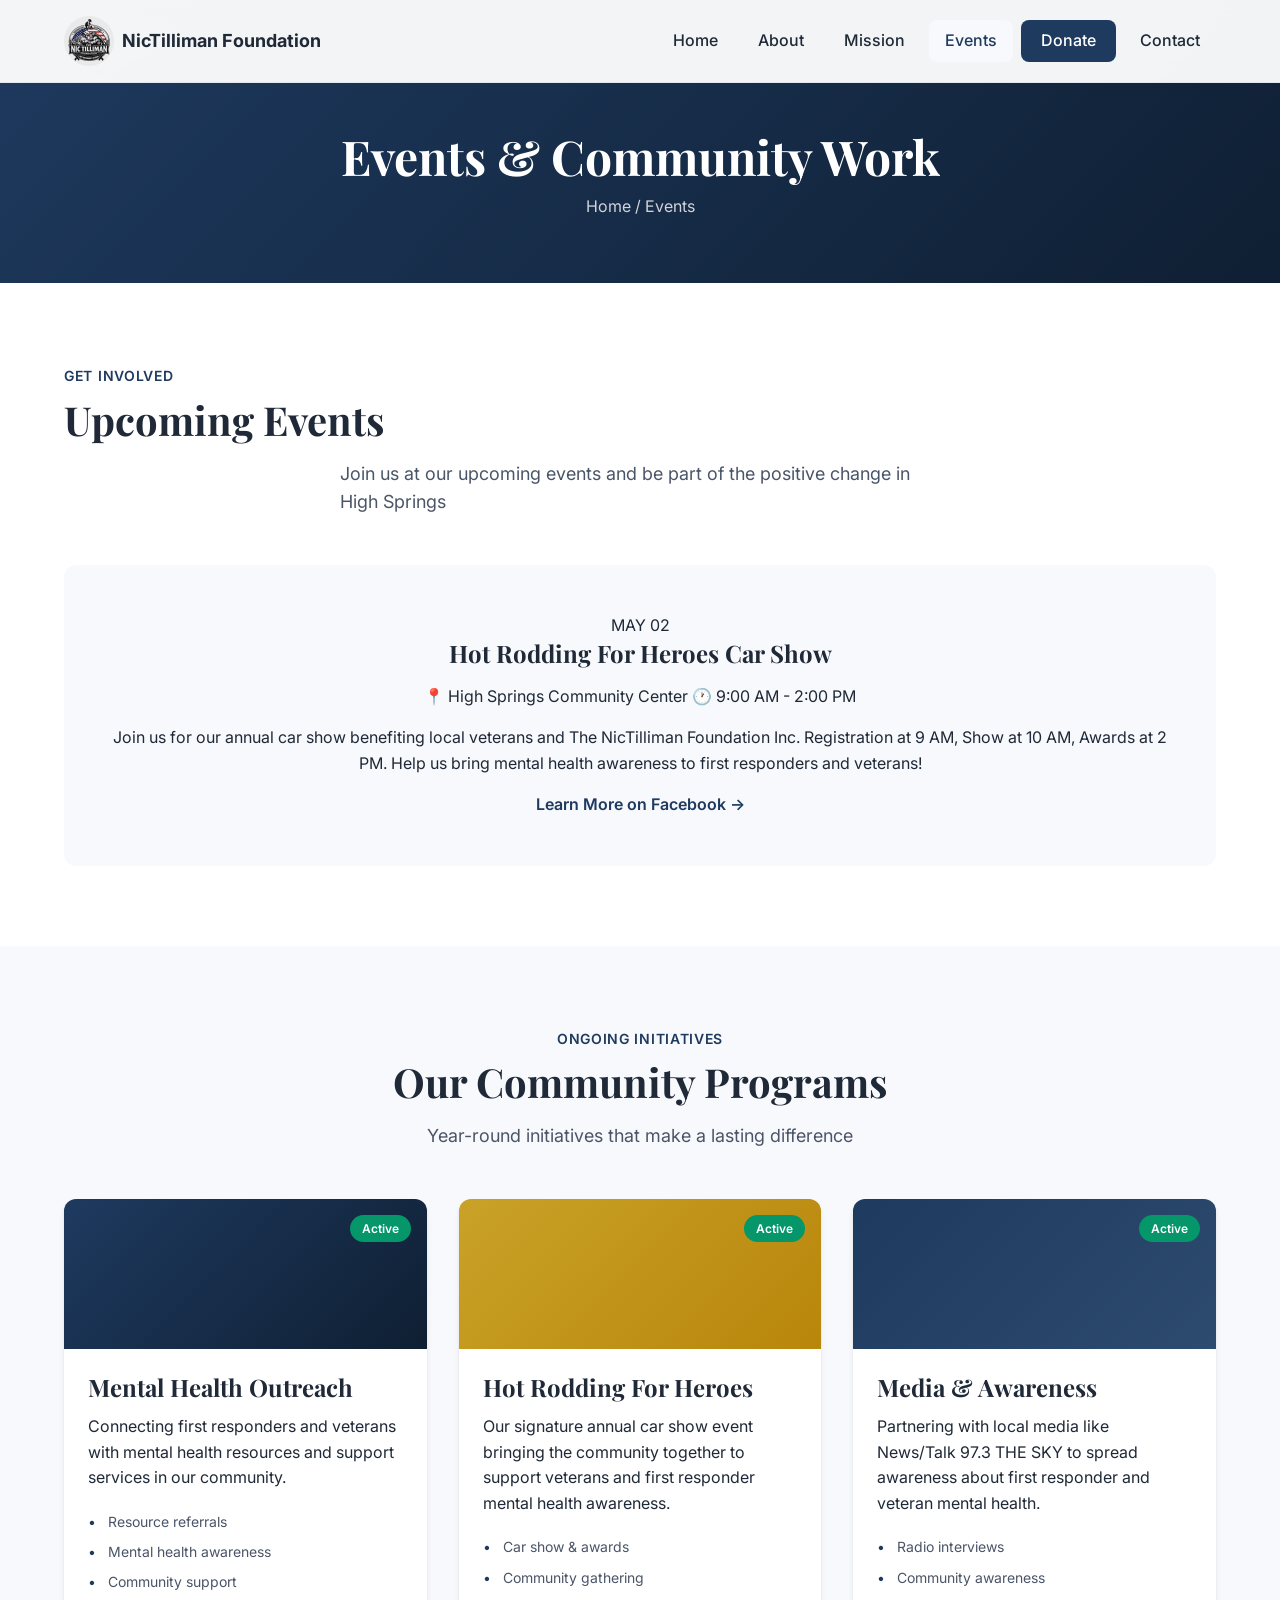
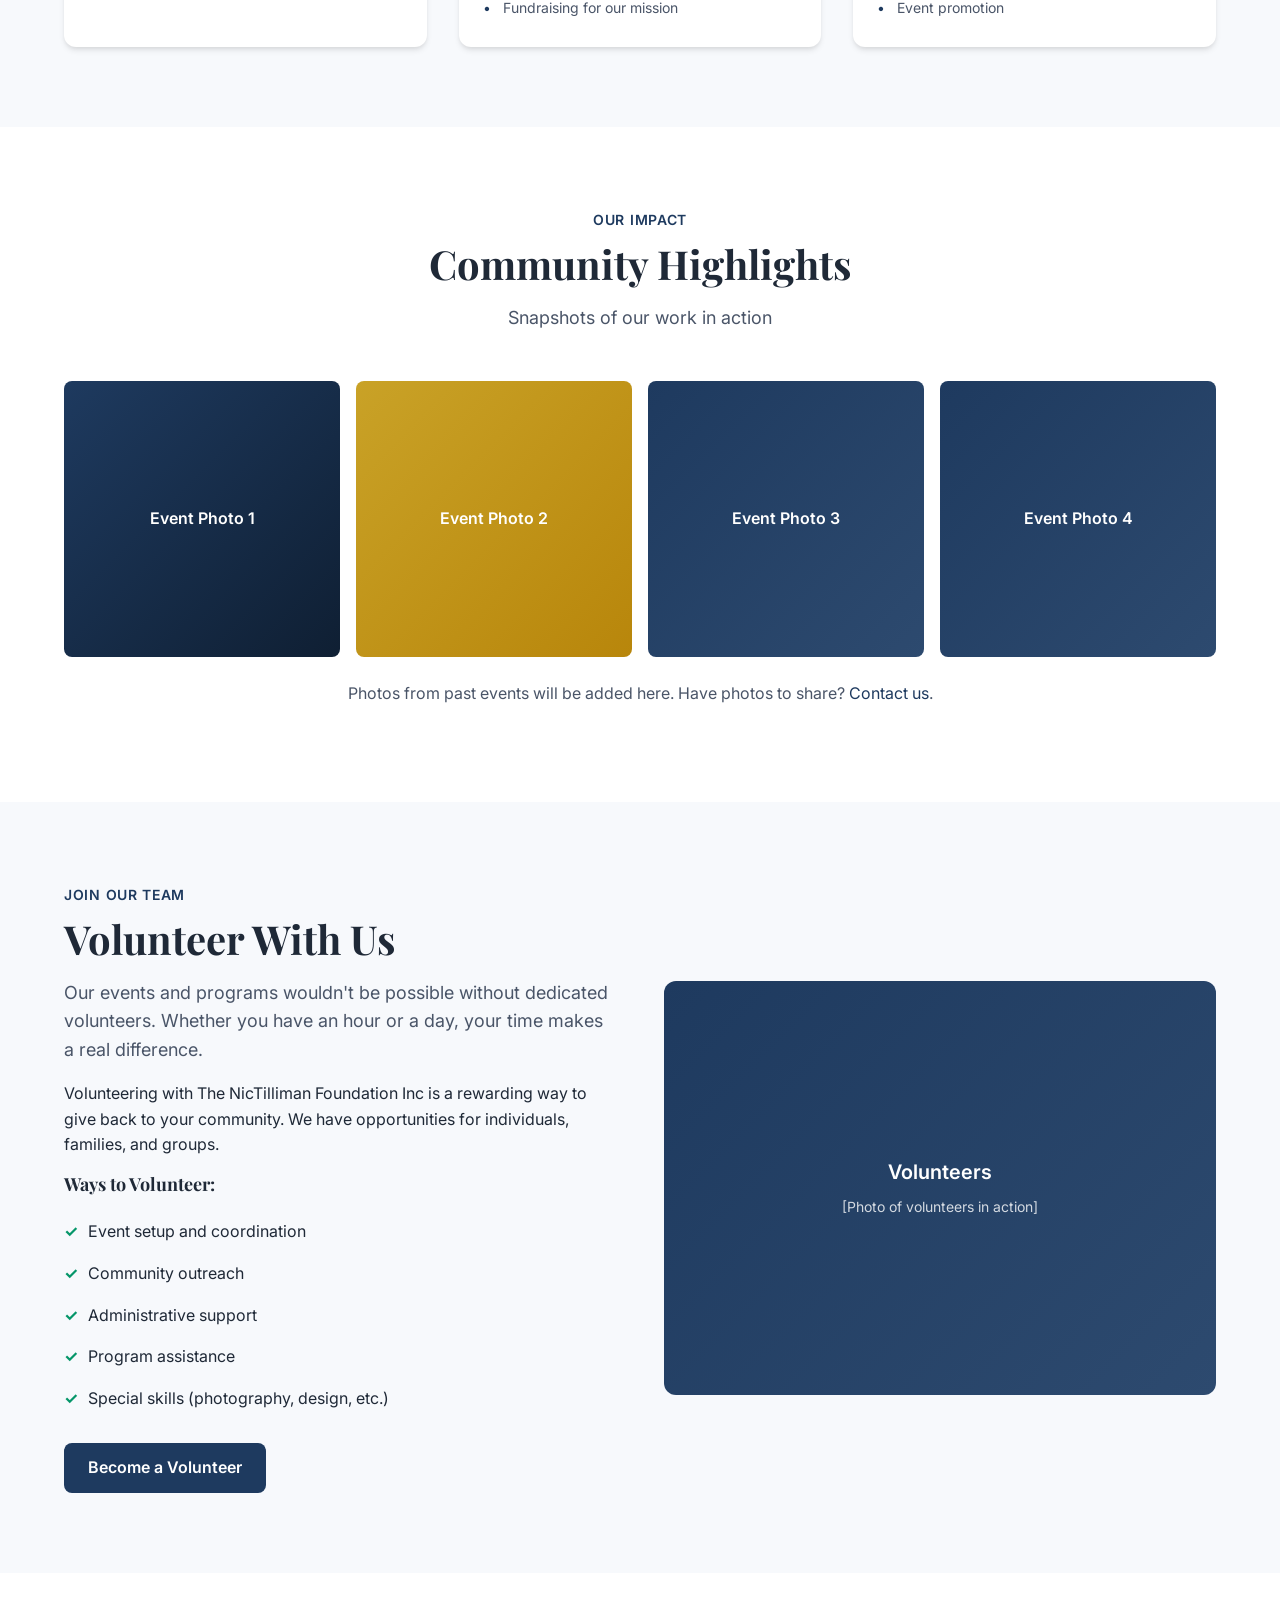
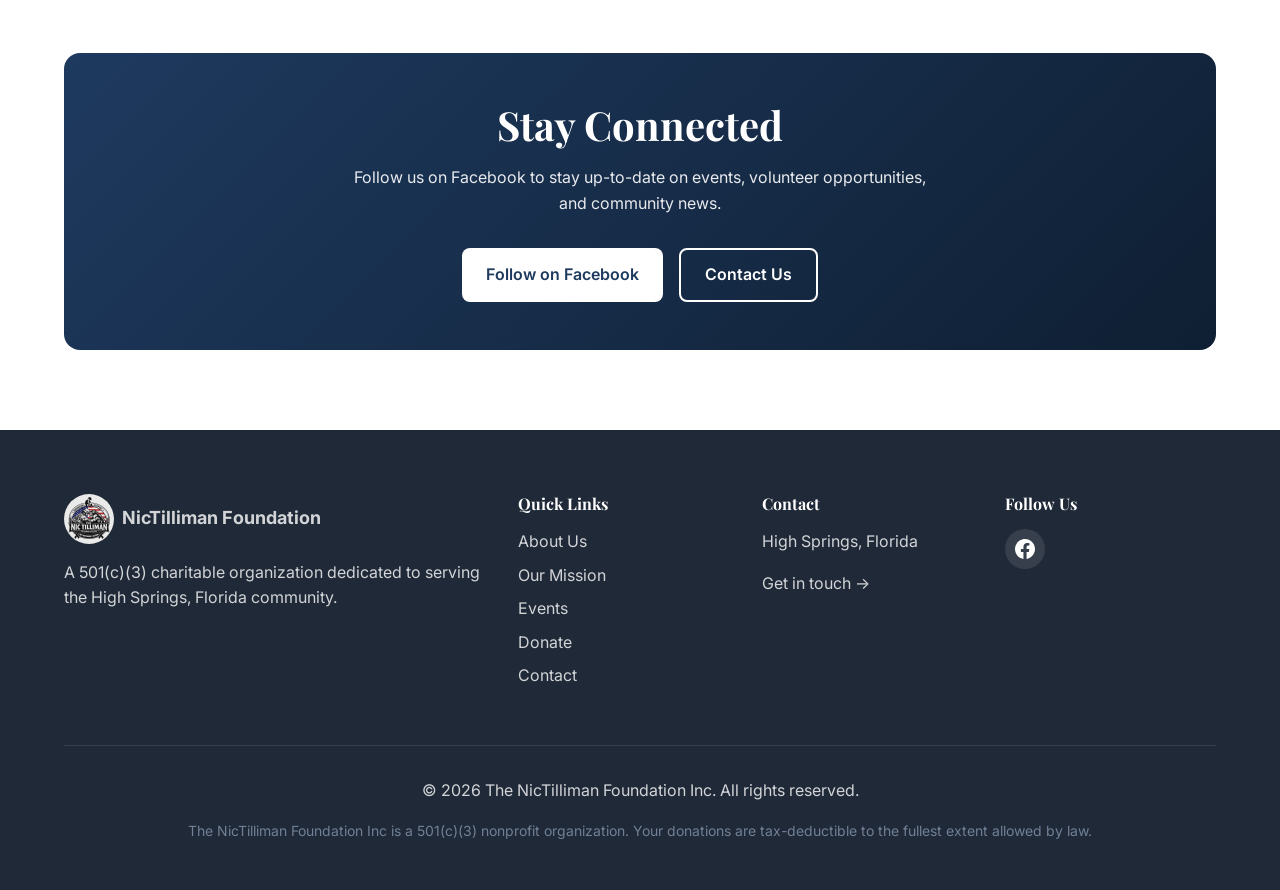
<file: events.html>
<!DOCTYPE html>
<html lang="en">
<head>
    <meta charset="UTF-8">
    <meta name="viewport" content="width=device-width, initial-scale=1.0">
    <title>Events & Community Work | The NicTilliman Foundation Inc | High Springs, FL</title>
    <meta name="description" content="Discover upcoming events, community programs, and volunteer opportunities with The NicTilliman Foundation Inc in High Springs, Florida.">
    <link rel="preconnect" href="https://fonts.googleapis.com">
    <link href="https://fonts.googleapis.com/css2?family=Inter:wght@400;500;600;700&family=Playfair+Display:wght@600;700&display=swap" rel="stylesheet">
    <link rel="stylesheet" href="styles.css">
</head>
<body>
    <!-- Navigation -->
    <nav class="navbar">
        <div class="container">
            <a href="index.html" class="logo">
                <img src="logo.jpg" alt="NicTilliman Foundation Logo" class="logo-img">
                <span class="logo-text">NicTilliman Foundation</span>
            </a>
            <button class="nav-toggle" aria-label="Toggle navigation">
                <span></span>
                <span></span>
                <span></span>
            </button>
            <ul class="nav-menu">
                <li><a href="index.html">Home</a></li>
                <li><a href="about.html">About</a></li>
                <li><a href="mission.html">Mission</a></li>
                <li><a href="events.html" class="active">Events</a></li>
                <li><a href="donate.html" class="btn-donate">Donate</a></li>
                <li><a href="contact.html">Contact</a></li>
            </ul>
        </div>
    </nav>

    <!-- Page Header -->
    <header class="page-header">
        <div class="container">
            <h1>Events & Community Work</h1>
            <p class="breadcrumb"><a href="index.html">Home</a> / Events</p>
        </div>
    </header>

    <!-- Upcoming Events -->
    <section class="content-section">
        <div class="container">
            <div class="section-header">
                <span class="section-label">Get Involved</span>
                <h2>Upcoming Events</h2>
                <p class="section-subtitle">Join us at our upcoming events and be part of the positive change in High Springs</p>
            </div>
            
            <div class="events-placeholder">
                <div class="events-list">
                <article class="event-card">
                    <div class="event-date">
                        <span class="month">MAY</span>
                        <span class="day">02</span>
                    </div>
                    <div class="event-content">
                        <h3>Hot Rodding For Heroes Car Show</h3>
                        <p class="event-meta">
                            <span>📍 High Springs Community Center</span>
                            <span>🕐 9:00 AM - 2:00 PM</span>
                        </p>
                        <p>Join us for our annual car show benefiting local veterans and The NicTilliman Foundation Inc. Registration at 9 AM, Show at 10 AM, Awards at 2 PM. Help us bring mental health awareness to first responders and veterans!</p>
                        <a href="https://www.facebook.com/thenictillimanfoundationinc/" target="_blank" rel="noopener" class="link-arrow">Learn More on Facebook →</a>
                    </div>
                </article>
            </div>
            </div>

            <!-- Event Template (Hidden until events are added) -->
            <div class="events-list" style="display: none;">
                <article class="event-card">
                    <div class="event-date">
                        <span class="month">[MON]</span>
                        <span class="day">[00]</span>
                    </div>
                    <div class="event-content">
                        <h3>[Event Name]</h3>
                        <p class="event-meta">
                            <span>📍 [Location]</span>
                            <span>🕐 [Time]</span>
                        </p>
                        <p>[Event description goes here]</p>
                        <a href="#" class="link-arrow">Learn More →</a>
                    </div>
                </article>
            </div>
        </div>
    </section>

    <!-- Community Programs -->
    <section class="content-section bg-light">
        <div class="container">
            <div class="section-header center">
                <span class="section-label">Ongoing Initiatives</span>
                <h2>Our Community Programs</h2>
                <p class="section-subtitle">Year-round initiatives that make a lasting difference</p>
            </div>
            <div class="programs-grid">
                <div class="program-card">
                    <div class="program-image" style="background: linear-gradient(135deg, #1e3a5f 0%, #0f1f33 100%);">
                        <span class="program-badge">Active</span>
                    </div>
                    <div class="program-content">
                        <h3>Mental Health Outreach</h3>
                        <p>Connecting first responders and veterans with mental health resources and support services in our community.</p>
                        <ul class="program-details">
                            <li>Resource referrals</li>
                            <li>Mental health awareness</li>
                            <li>Community support</li>
                        </ul>
                    </div>
                </div>
                <div class="program-card">
                    <div class="program-image" style="background: linear-gradient(135deg, #c9a227 0%, #b8860b 100%);">
                        <span class="program-badge">Active</span>
                    </div>
                    <div class="program-content">
                        <h3>Hot Rodding For Heroes</h3>
                        <p>Our signature annual car show event bringing the community together to support veterans and first responder mental health awareness.</p>
                        <ul class="program-details">
                            <li>Car show & awards</li>
                            <li>Community gathering</li>
                            <li>Fundraising for our mission</li>
                        </ul>
                    </div>
                </div>
                <div class="program-card">
                    <div class="program-image" style="background: linear-gradient(135deg, #1e3a5f 0%, #2d4a6f 100%);">
                        <span class="program-badge">Active</span>
                    </div>
                    <div class="program-content">
                        <h3>Media & Awareness</h3>
                        <p>Partnering with local media like News/Talk 97.3 THE SKY to spread awareness about first responder and veteran mental health.</p>
                        <ul class="program-details">
                            <li>Radio interviews</li>
                            <li>Community awareness</li>
                            <li>Event promotion</li>
                        </ul>
                    </div>
                </div>
            </div>
        </div>
    </section>

    <!-- Past Events Gallery -->
    <section class="content-section">
        <div class="container">
            <div class="section-header center">
                <span class="section-label">Our Impact</span>
                <h2>Community Highlights</h2>
                <p class="section-subtitle">Snapshots of our work in action</p>
            </div>
            <div class="gallery-placeholder">
                <div class="gallery-grid">
                    <div class="gallery-item placeholder-item">
                        <div class="item-content" style="background: linear-gradient(135deg, #1e3a5f 0%, #0f1f33 100%);">
                            <span>Event Photo 1</span>
                        </div>
                    </div>
                    <div class="gallery-item placeholder-item">
                        <div class="item-content" style="background: linear-gradient(135deg, #c9a227 0%, #b8860b 100%);">
                            <span>Event Photo 2</span>
                        </div>
                    </div>
                    <div class="gallery-item placeholder-item">
                        <div class="item-content" style="background: linear-gradient(135deg, #1e3a5f 0%, #2d4a6f 100%);">
                            <span>Event Photo 3</span>
                        </div>
                    </div>
                    <div class="gallery-item placeholder-item">
                        <div class="item-content" style="background: linear-gradient(135deg, #1e3a5f 0%, #2d4a6f 100%);">
                            <span>Event Photo 4</span>
                        </div>
                    </div>
                </div>
                <p class="gallery-note">Photos from past events will be added here. Have photos to share? <a href="contact.html">Contact us</a>.</p>
            </div>
        </div>
    </section>

    <!-- Volunteer Section -->
    <section class="content-section bg-light">
        <div class="container">
            <div class="two-column">
                <div class="column-content">
                    <span class="section-label">Join Our Team</span>
                    <h2>Volunteer With Us</h2>
                    <p class="lead">Our events and programs wouldn't be possible without dedicated volunteers. Whether you have an hour or a day, your time makes a real difference.</p>
                    <p>Volunteering with The NicTilliman Foundation Inc is a rewarding way to give back to your community. We have opportunities for individuals, families, and groups.</p>
                    <h4>Ways to Volunteer:</h4>
                    <ul class="volunteer-list">
                        <li>Event setup and coordination</li>
                        <li>Community outreach</li>
                        <li>Administrative support</li>
                        <li>Program assistance</li>
                        <li>Special skills (photography, design, etc.)</li>
                    </ul>
                    <a href="contact.html" class="btn btn-primary">Become a Volunteer</a>
                </div>
                <div class="column-visual">
                    <div class="placeholder-image" style="background: linear-gradient(135deg, #1e3a5f 0%, #2d4a6f 100%);">
                        <span class="placeholder-text">Volunteers</span>
                        <span class="placeholder-note">[Photo of volunteers in action]</span>
                    </div>
                </div>
            </div>
        </div>
    </section>

    <!-- CTA Section -->
    <section class="cta-section">
        <div class="container">
            <div class="cta-box">
                <h2>Stay Connected</h2>
                <p>Follow us on Facebook to stay up-to-date on events, volunteer opportunities, and community news.</p>
                <div class="cta-buttons">
                    <a href="https://www.facebook.com/thenictillimanfoundationinc/" target="_blank" rel="noopener" class="btn btn-light">Follow on Facebook</a>
                    <a href="contact.html" class="btn btn-outline-light">Contact Us</a>
                </div>
            </div>
        </div>
    </section>

    <!-- Footer -->
    <footer class="footer">
        <div class="container">
            <div class="footer-grid">
                <div class="footer-brand">
                    <a href="index.html" class="footer-logo">
                        <img src="logo.jpg" alt="NicTilliman Foundation Logo" class="logo-img">
                        <span>NicTilliman Foundation</span>
                    </a>
                    <p>A 501(c)(3) charitable organization dedicated to serving the High Springs, Florida community.</p>
                </div>
                <div class="footer-links">
                    <h4>Quick Links</h4>
                    <ul>
                        <li><a href="about.html">About Us</a></li>
                        <li><a href="mission.html">Our Mission</a></li>
                        <li><a href="events.html">Events</a></li>
                        <li><a href="donate.html">Donate</a></li>
                        <li><a href="contact.html">Contact</a></li>
                    </ul>
                </div>
                <div class="footer-contact">
                    <h4>Contact</h4>
                    <p>High Springs, Florida</p>
                    <p><a href="contact.html">Get in touch →</a></p>
                </div>
                <div class="footer-social">
                    <h4>Follow Us</h4>
                    <div class="social-links">
                        <a href="https://www.facebook.com/thenictillimanfoundationinc/" target="_blank" rel="noopener" class="social-link" aria-label="Facebook">
                            <svg viewBox="0 0 24 24" fill="currentColor"><path d="M24 12.073c0-6.627-5.373-12-12-12s-12 5.373-12 12c0 5.99 4.388 10.954 10.125 11.854v-8.385H7.078v-3.47h3.047V9.43c0-3.007 1.792-4.669 4.533-4.669 1.312 0 2.686.235 2.686.235v2.953H15.83c-1.491 0-1.956.925-1.956 1.874v2.25h3.328l-.532 3.47h-2.796v8.385C19.612 23.027 24 18.062 24 12.073z"/></svg>
                        </a>
                    </div>
                </div>
            </div>
            <div class="footer-bottom">
                <p>&copy; 2026 The NicTilliman Foundation Inc. All rights reserved.</p>
                <p class="nonprofit-note">The NicTilliman Foundation Inc is a 501(c)(3) nonprofit organization. Your donations are tax-deductible to the fullest extent allowed by law.</p>
            </div>
        </div>
    </footer>

    <script src="main.js"></script>
</body>
</html>
</file>
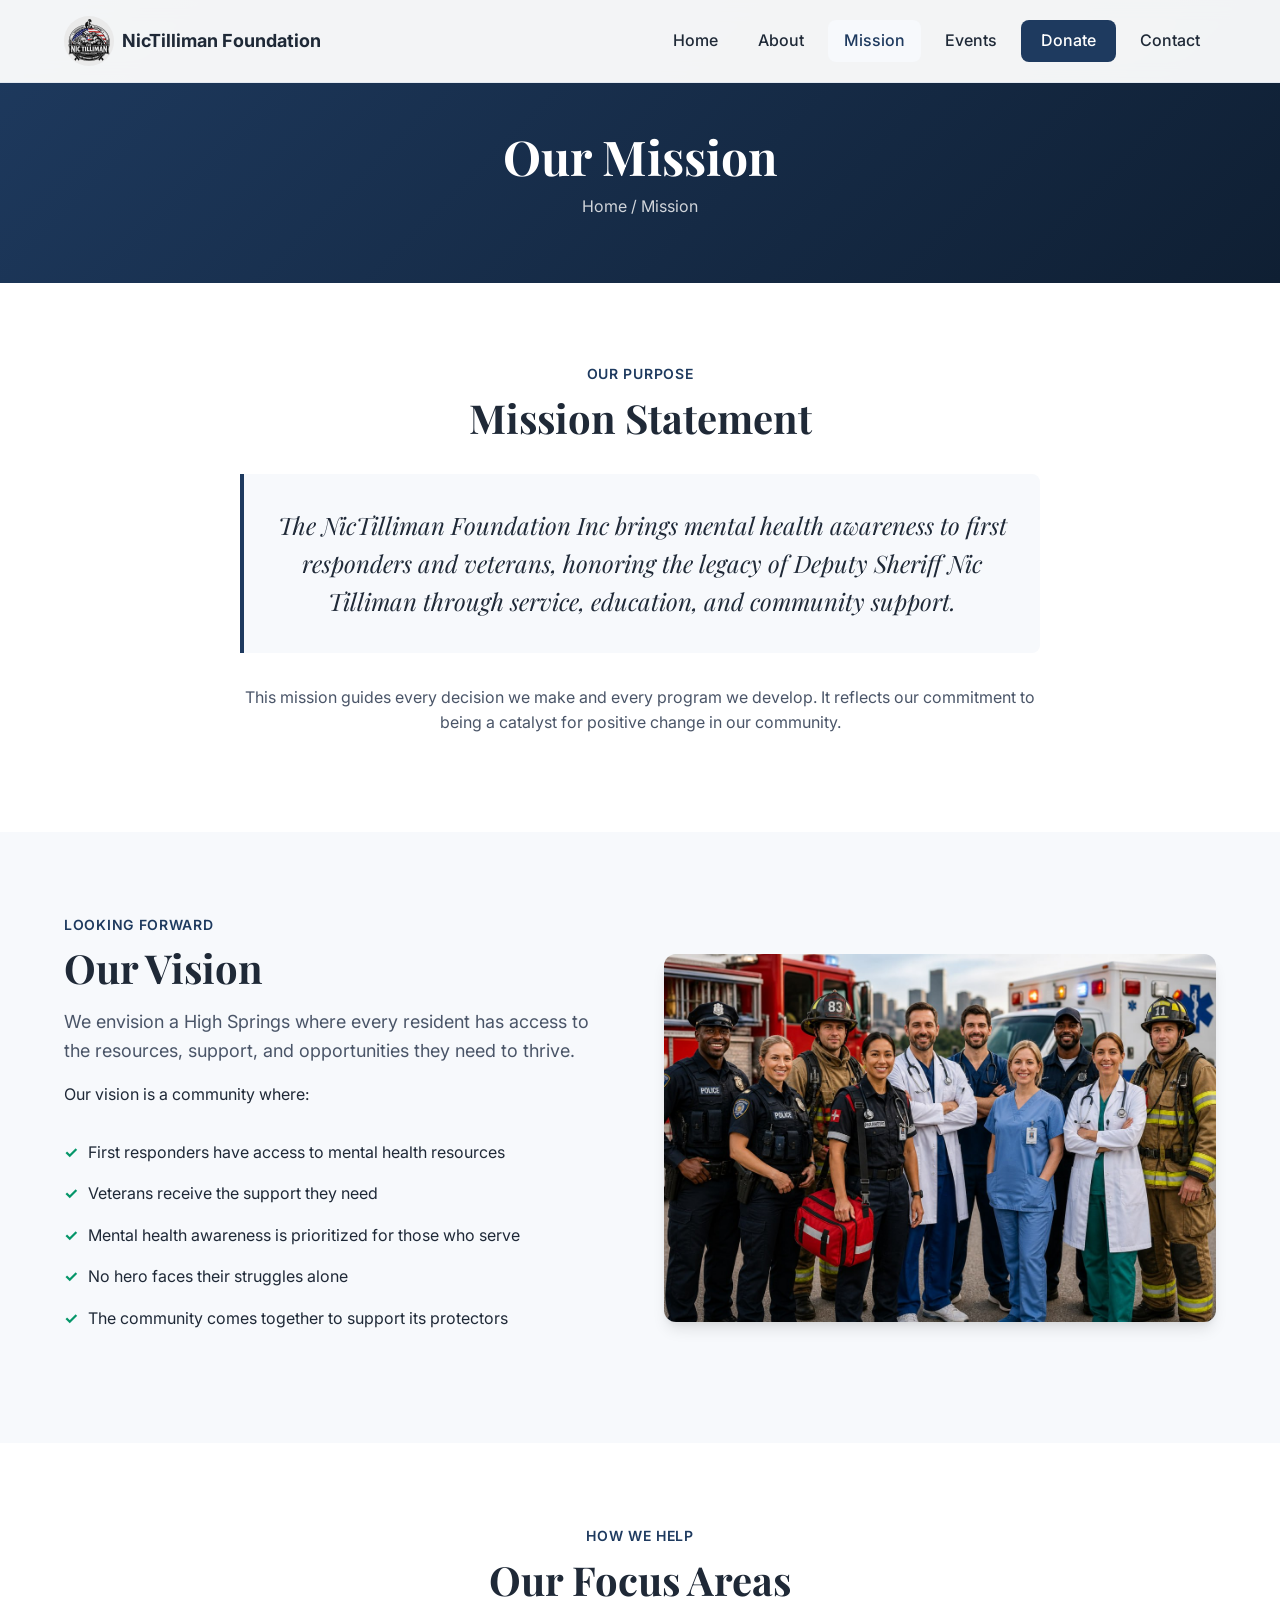
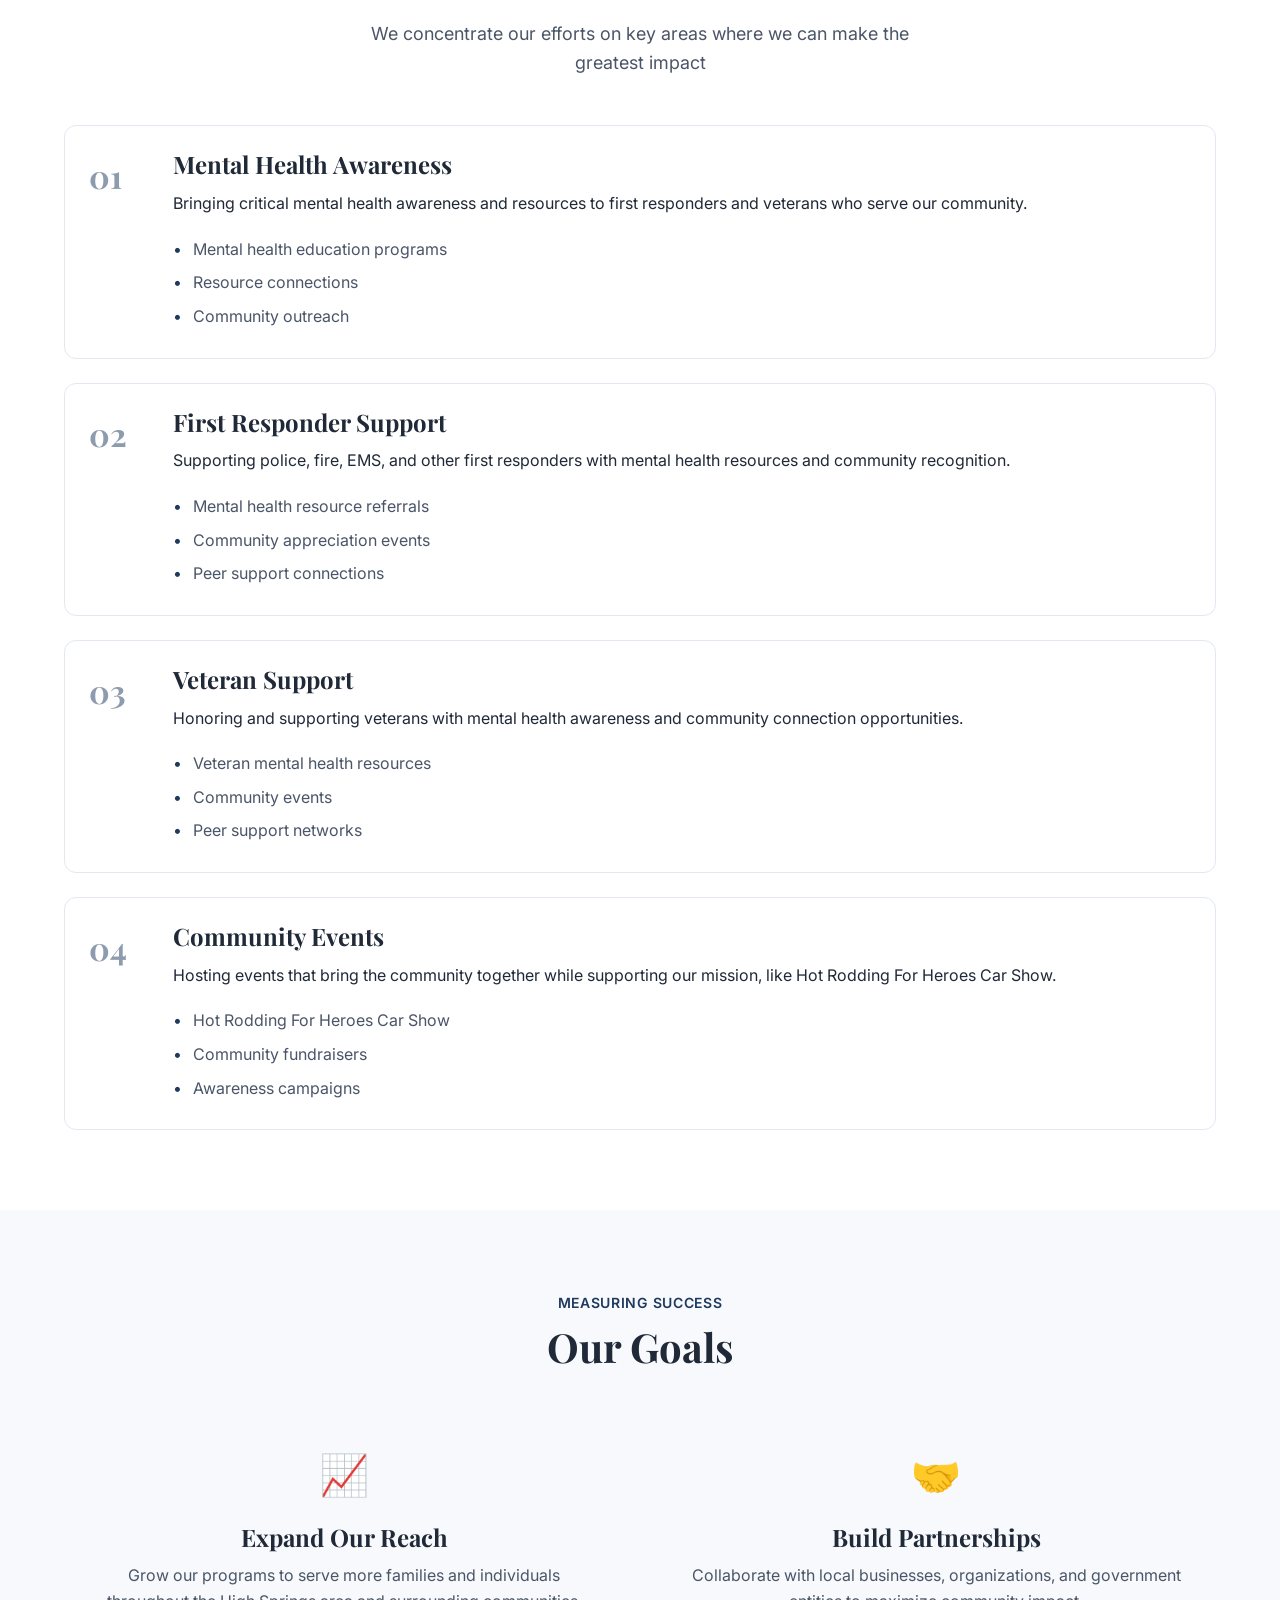
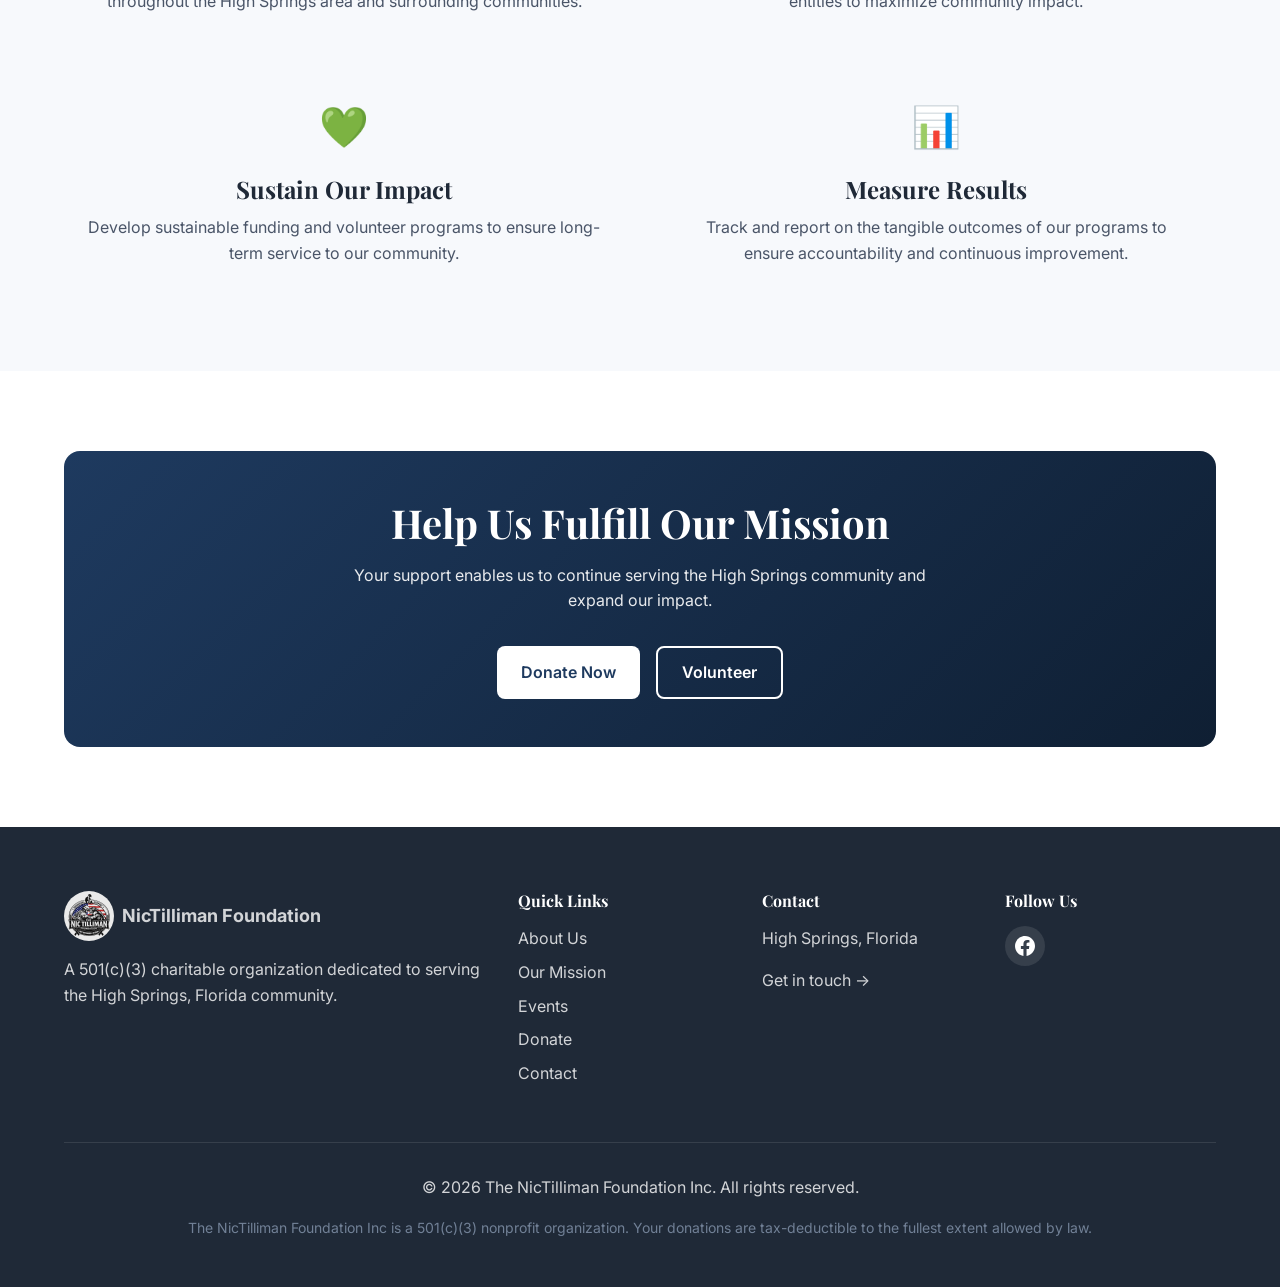
<file: mission.html>
<!DOCTYPE html>
<html lang="en">
<head>
    <meta charset="UTF-8">
    <meta name="viewport" content="width=device-width, initial-scale=1.0">
    <title>Our Mission | The NicTilliman Foundation Inc | High Springs, FL</title>
    <meta name="description" content="Discover the mission and vision of The NicTilliman Foundation Inc. Learn how we're creating positive change in High Springs, Florida.">
    <link rel="preconnect" href="https://fonts.googleapis.com">
    <link href="https://fonts.googleapis.com/css2?family=Inter:wght@400;500;600;700&family=Playfair+Display:wght@600;700&display=swap" rel="stylesheet">
    <link rel="stylesheet" href="styles.css">
</head>
<body>
    <!-- Navigation -->
    <nav class="navbar">
        <div class="container">
            <a href="index.html" class="logo">
                <img src="logo.jpg" alt="NicTilliman Foundation Logo" class="logo-img">
                <span class="logo-text">NicTilliman Foundation</span>
            </a>
            <button class="nav-toggle" aria-label="Toggle navigation">
                <span></span>
                <span></span>
                <span></span>
            </button>
            <ul class="nav-menu">
                <li><a href="index.html">Home</a></li>
                <li><a href="about.html">About</a></li>
                <li><a href="mission.html" class="active">Mission</a></li>
                <li><a href="events.html">Events</a></li>
                <li><a href="donate.html" class="btn-donate">Donate</a></li>
                <li><a href="contact.html">Contact</a></li>
            </ul>
        </div>
    </nav>

    <!-- Page Header -->
    <header class="page-header">
        <div class="container">
            <h1>Our Mission</h1>
            <p class="breadcrumb"><a href="index.html">Home</a> / Mission</p>
        </div>
    </header>

    <!-- Mission Statement -->
    <section class="content-section">
        <div class="container">
            <div class="mission-statement-box">
                <span class="section-label center">Our Purpose</span>
                <h2 class="center">Mission Statement</h2>
                <blockquote class="mission-quote">
                    <p>The NicTilliman Foundation Inc brings mental health awareness to first responders and veterans, honoring the legacy of Deputy Sheriff Nic Tilliman through service, education, and community support.</p>
                </blockquote>
                <p class="mission-context center">This mission guides every decision we make and every program we develop. It reflects our commitment to being a catalyst for positive change in our community.</p>
            </div>
        </div>
    </section>

    <!-- Vision -->
    <section class="content-section bg-light">
        <div class="container">
            <div class="two-column">
                <div class="column-content">
                    <span class="section-label">Looking Forward</span>
                    <h2>Our Vision</h2>
                    <p class="lead">We envision a High Springs where every resident has access to the resources, support, and opportunities they need to thrive.</p>
                    <p>Our vision is a community where:</p>
                    <ul class="vision-list">
                        <li>First responders have access to mental health resources</li>
                        <li>Veterans receive the support they need</li>
                        <li>Mental health awareness is prioritized for those who serve</li>
                        <li>No hero faces their struggles alone</li>
                        <li>The community comes together to support its protectors</li>
                    </ul>
                </div>
                <div class="column-visual">
                    <img src="vision-photo.jpg" alt="Our Vision" class="about-photo">
                </div>
            </div>
        </div>
    </section>

    <!-- Focus Areas -->
    <section class="content-section">
        <div class="container">
            <div class="section-header center">
                <span class="section-label">How We Help</span>
                <h2>Our Focus Areas</h2>
                <p class="section-subtitle">We concentrate our efforts on key areas where we can make the greatest impact</p>
            </div>
            <div class="focus-areas">
                <div class="focus-card">
                    <div class="focus-number">01</div>
                    <div class="focus-content">
                        <h3>Mental Health Awareness</h3>
                        <p>Bringing critical mental health awareness and resources to first responders and veterans who serve our community.</p>
                        <ul class="focus-list">
                            <li>Mental health education programs</li>
                            <li>Resource connections</li>
                            <li>Community outreach</li>
                        </ul>
                    </div>
                </div>
                <div class="focus-card">
                    <div class="focus-number">02</div>
                    <div class="focus-content">
                        <h3>First Responder Support</h3>
                        <p>Supporting police, fire, EMS, and other first responders with mental health resources and community recognition.</p>
                        <ul class="focus-list">
                            <li>Mental health resource referrals</li>
                            <li>Community appreciation events</li>
                            <li>Peer support connections</li>
                        </ul>
                    </div>
                </div>
                <div class="focus-card">
                    <div class="focus-number">03</div>
                    <div class="focus-content">
                        <h3>Veteran Support</h3>
                        <p>Honoring and supporting veterans with mental health awareness and community connection opportunities.</p>
                        <ul class="focus-list">
                            <li>Veteran mental health resources</li>
                            <li>Community events</li>
                            <li>Peer support networks</li>
                        </ul>
                    </div>
                </div>
                <div class="focus-card">
                    <div class="focus-number">04</div>
                    <div class="focus-content">
                        <h3>Community Events</h3>
                        <p>Hosting events that bring the community together while supporting our mission, like Hot Rodding For Heroes Car Show.</p>
                        <ul class="focus-list">
                            <li>Hot Rodding For Heroes Car Show</li>
                            <li>Community fundraisers</li>
                            <li>Awareness campaigns</li>
                        </ul>
                    </div>
                </div>
            </div>
        </div>
    </section>

    <!-- Goals -->
    <section class="content-section bg-light">
        <div class="container">
            <div class="section-header center">
                <span class="section-label">Measuring Success</span>
                <h2>Our Goals</h2>
            </div>
            <div class="goals-grid">
                <div class="goal-item">
                    <div class="goal-icon">📈</div>
                    <h3>Expand Our Reach</h3>
                    <p>Grow our programs to serve more families and individuals throughout the High Springs area and surrounding communities.</p>
                </div>
                <div class="goal-item">
                    <div class="goal-icon">🤝</div>
                    <h3>Build Partnerships</h3>
                    <p>Collaborate with local businesses, organizations, and government entities to maximize community impact.</p>
                </div>
                <div class="goal-item">
                    <div class="goal-icon">💚</div>
                    <h3>Sustain Our Impact</h3>
                    <p>Develop sustainable funding and volunteer programs to ensure long-term service to our community.</p>
                </div>
                <div class="goal-item">
                    <div class="goal-icon">📊</div>
                    <h3>Measure Results</h3>
                    <p>Track and report on the tangible outcomes of our programs to ensure accountability and continuous improvement.</p>
                </div>
            </div>
        </div>
    </section>

    <!-- CTA Section -->
    <section class="cta-section">
        <div class="container">
            <div class="cta-box">
                <h2>Help Us Fulfill Our Mission</h2>
                <p>Your support enables us to continue serving the High Springs community and expand our impact.</p>
                <div class="cta-buttons">
                    <a href="donate.html" class="btn btn-light">Donate Now</a>
                    <a href="contact.html" class="btn btn-outline-light">Volunteer</a>
                </div>
            </div>
        </div>
    </section>

    <!-- Footer -->
    <footer class="footer">
        <div class="container">
            <div class="footer-grid">
                <div class="footer-brand">
                    <a href="index.html" class="footer-logo">
                        <img src="logo.jpg" alt="NicTilliman Foundation Logo" class="logo-img">
                        <span>NicTilliman Foundation</span>
                    </a>
                    <p>A 501(c)(3) charitable organization dedicated to serving the High Springs, Florida community.</p>
                </div>
                <div class="footer-links">
                    <h4>Quick Links</h4>
                    <ul>
                        <li><a href="about.html">About Us</a></li>
                        <li><a href="mission.html">Our Mission</a></li>
                        <li><a href="events.html">Events</a></li>
                        <li><a href="donate.html">Donate</a></li>
                        <li><a href="contact.html">Contact</a></li>
                    </ul>
                </div>
                <div class="footer-contact">
                    <h4>Contact</h4>
                    <p>High Springs, Florida</p>
                    <p><a href="contact.html">Get in touch →</a></p>
                </div>
                <div class="footer-social">
                    <h4>Follow Us</h4>
                    <div class="social-links">
                        <a href="https://www.facebook.com/thenictillimanfoundationinc/" target="_blank" rel="noopener" class="social-link" aria-label="Facebook">
                            <svg viewBox="0 0 24 24" fill="currentColor"><path d="M24 12.073c0-6.627-5.373-12-12-12s-12 5.373-12 12c0 5.99 4.388 10.954 10.125 11.854v-8.385H7.078v-3.47h3.047V9.43c0-3.007 1.792-4.669 4.533-4.669 1.312 0 2.686.235 2.686.235v2.953H15.83c-1.491 0-1.956.925-1.956 1.874v2.25h3.328l-.532 3.47h-2.796v8.385C19.612 23.027 24 18.062 24 12.073z"/></svg>
                        </a>
                    </div>
                </div>
            </div>
            <div class="footer-bottom">
                <p>&copy; 2026 The NicTilliman Foundation Inc. All rights reserved.</p>
                <p class="nonprofit-note">The NicTilliman Foundation Inc is a 501(c)(3) nonprofit organization. Your donations are tax-deductible to the fullest extent allowed by law.</p>
            </div>
        </div>
    </footer>

    <script src="main.js"></script>
</body>
</html>
</file>
<file: styles.css>
/* ============================================
   The NicTilliman Foundation Inc - Stylesheet
   Professional, Warm, Community-Focused Design
   ============================================ */

/* CSS Variables */
:root {
    --color-primary: #1e3a5f;
    --color-primary-dark: #0f1f33;
    --color-primary-light: #2d4a6f;
    --color-secondary: #c9a227;
    --color-accent: #b8860b;
    --color-text: #1f2937;
    --color-text-light: #4a5568;
    --color-text-muted: #718096;
    --color-bg: #ffffff;
    --color-bg-light: #f7f9fc;
    --color-bg-warm: #fefcf7;
    --color-border: #e2e8f0;
    --color-success: #059669;
    --color-error: #dc2626;
    
    --font-heading: 'Playfair Display', Georgia, serif;
    --font-body: 'Inter', -apple-system, BlinkMacSystemFont, sans-serif;
    
    --shadow-sm: 0 1px 2px 0 rgba(0, 0, 0, 0.05);
    --shadow: 0 4px 6px -1px rgba(0, 0, 0, 0.1), 0 2px 4px -1px rgba(0, 0, 0, 0.06);
    --shadow-lg: 0 10px 15px -3px rgba(0, 0, 0, 0.1), 0 4px 6px -2px rgba(0, 0, 0, 0.05);
    --shadow-xl: 0 20px 25px -5px rgba(0, 0, 0, 0.1), 0 10px 10px -5px rgba(0, 0, 0, 0.04);
    
    --radius-sm: 0.375rem;
    --radius: 0.5rem;
    --radius-lg: 0.75rem;
    --radius-xl: 1rem;
    
    --transition: all 0.3s ease;
}

/* Reset & Base */
*, *::before, *::after { box-sizing: border-box; margin: 0; padding: 0; }
html { scroll-behavior: smooth; }
body {
    font-family: var(--font-body);
    font-size: 16px;
    line-height: 1.6;
    color: var(--color-text);
    background-color: var(--color-bg);
    -webkit-font-smoothing: antialiased;
    -moz-osx-font-smoothing: grayscale;
}
img { max-width: 100%; height: auto; display: block; }
a { color: var(--color-primary); text-decoration: none; transition: var(--transition); }
a:hover { color: var(--color-primary-dark); }

/* Container */
.container { width: 100%; max-width: 1200px; margin: 0 auto; padding: 0 1.5rem; }

/* Typography */
h1, h2, h3, h4, h5, h6 {
    font-family: var(--font-heading);
    font-weight: 700;
    line-height: 1.2;
    color: var(--color-text);
    margin-bottom: 1rem;
}
h1 { font-size: clamp(2rem, 5vw, 3rem); }
h2 { font-size: clamp(1.75rem, 4vw, 2.5rem); }
h3 { font-size: clamp(1.25rem, 3vw, 1.5rem); }
h4 { font-size: 1.125rem; }
p { margin-bottom: 1rem; }
.lead { font-size: 1.125rem; color: var(--color-text-light); }

/* Navigation */
.navbar {
    position: fixed;
    top: 0; left: 0; right: 0;
    background: rgba(255, 255, 255, 0.95);
    backdrop-filter: blur(10px);
    border-bottom: 1px solid var(--color-border);
    z-index: 1000;
    padding: 1rem 0;
}
.navbar .container { display: flex; justify-content: space-between; align-items: center; }
.logo { display: flex; align-items: center; gap: 0.5rem; font-weight: 700; font-size: 1.125rem; color: var(--color-text); }
.logo-icon { font-size: 1.5rem; }
.logo-img { height: 50px; width: 50px; border-radius: 50%; object-fit: cover; }
.logo-text { display: none; }
@media (min-width: 640px) { .logo-text { display: inline; } }

.nav-toggle {
    display: flex;
    flex-direction: column;
    gap: 4px;
    background: none;
    border: none;
    cursor: pointer;
    padding: 0.5rem;
}
.nav-toggle span { display: block; width: 24px; height: 2px; background: var(--color-text); transition: var(--transition); }

.nav-menu {
    display: none;
    position: absolute;
    top: 100%; left: 0; right: 0;
    background: var(--color-bg);
    border-bottom: 1px solid var(--color-border);
    list-style: none;
    padding: 1rem;
    flex-direction: column;
    gap: 0.5rem;
}
.nav-menu.active { display: flex; }
.nav-menu a { display: block; padding: 0.75rem 1rem; color: var(--color-text); font-weight: 500; border-radius: var(--radius); }
.nav-menu a:hover, .nav-menu a.active { background: var(--color-bg-light); color: var(--color-primary); }
.nav-menu .btn-donate { background: var(--color-primary); color: white !important; }
.nav-menu .btn-donate:hover { background: var(--color-primary-dark); }

@media (min-width: 768px) {
    .nav-toggle { display: none; }
    .nav-menu { display: flex !important; position: static; flex-direction: row; background: transparent; border: none; padding: 0; align-items: center; }
    .nav-menu a { padding: 0.5rem 1rem; }
    .nav-menu .btn-donate { padding: 0.5rem 1.25rem; }
}

/* Buttons */
.btn {
    display: inline-flex;
    align-items: center;
    justify-content: center;
    padding: 0.75rem 1.5rem;
    font-family: var(--font-body);
    font-size: 1rem;
    font-weight: 600;
    text-align: center;
    border: none;
    border-radius: var(--radius);
    cursor: pointer;
    transition: var(--transition);
}
.btn-primary { background: var(--color-primary); color: white; }
.btn-primary:hover { background: var(--color-primary-dark); color: white; transform: translateY(-2px); box-shadow: var(--shadow-lg); }
.btn-secondary { background: var(--color-bg-light); color: var(--color-text); border: 1px solid var(--color-border); }
.btn-secondary:hover { background: var(--color-border); color: var(--color-text); }
.btn-light { background: white; color: var(--color-primary); }
.btn-light:hover { background: var(--color-bg-light); color: var(--color-primary-dark); }
.btn-outline-light { background: transparent; color: white; border: 2px solid white; }
.btn-outline-light:hover { background: white; color: var(--color-primary); }
.btn-full { width: 100%; }

/* Hero Section */
.hero {
    position: relative;
    min-height: 100vh;
    display: flex;
    align-items: center;
    background: linear-gradient(135deg, #1e3a5f 0%, #0f1f33 100%);
    color: white;
    padding: 6rem 0 4rem;
    overflow: hidden;
}
.hero-content { position: relative; z-index: 2; }
.hero-container { display: flex; align-items: center; justify-content: space-between; gap: 3rem; }
.hero-text { flex: 1; }
.hero-logo-large { display: none; }
.hero-logo-large img { width: 300px; height: 300px; border-radius: 50%; object-fit: cover; box-shadow: 0 20px 40px rgba(0,0,0,0.3); }
@media (min-width: 992px) { .hero-logo-large { display: block; } }
.hero .badge {
    display: inline-block;
    background: rgba(255, 255, 255, 0.2);
    color: white;
    padding: 0.5rem 1rem;
    border-radius: 2rem;
    font-size: 0.875rem;
    font-weight: 600;
    margin-bottom: 1.5rem;
}
.hero h1 { color: white; margin-bottom: 1.5rem; max-width: 700px; }
.hero .highlight { color: #c9a227; }
.hero-subtitle { font-size: 1.25rem; color: rgba(255, 255, 255, 0.9); max-width: 600px; margin-bottom: 2rem; }
.hero-cta { display: flex; flex-wrap: wrap; gap: 1rem; }
.hero-pattern {
    position: absolute;
    top: 0; right: 0; bottom: 0; left: 0;
    background-image: url("data:image/svg+xml,%3Csvg width='60' height='60' viewBox='0 0 60 60' xmlns='http://www.w3.org/2000/svg'%3E%3Cg fill='none' fill-rule='evenodd'%3E%3Cg fill='%23ffffff' fill-opacity='0.05'%3E%3Cpath d='M36 34v-4h-2v4h-4v2h4v4h2v-4h4v-2h-4zm0-30V0h-2v4h-4v2h4v4h2V6h4V4h-4zM6 34v-4H4v4H0v2h4v4h2v-4h4v-2H6zM6 4V0H4v4H0v2h4v4h2V6h4V4H6z'/%3E%3C/g%3E%3C/g%3E%3C/svg%3E");
    opacity: 0.5;
}

/* Section Headers */
.section-header { margin-bottom: 3rem; }
.section-header.center { text-align: center; }
.section-label { display: inline-block; color: var(--color-primary); font-size: 0.875rem; font-weight: 600; text-transform: uppercase; letter-spacing: 0.05em; margin-bottom: 0.5rem; }
.section-label.center { display: block; text-align: center; }
.section-subtitle { color: var(--color-text-light); font-size: 1.125rem; max-width: 600px; margin: 0 auto; }

/* Content Sections */
.content-section { padding: 5rem 0; }
.bg-light { background: var(--color-bg-light); }

/* Two Column Layout */
.two-column { display: grid; gap: 3rem; align-items: center; }
@media (min-width: 768px) {
    .two-column { grid-template-columns: 1fr 1fr; }
    .two-column.reverse { direction: rtl; }
    .two-column.reverse > * { direction: ltr; }
}

/* Placeholder Images */
.placeholder-image {
    aspect-ratio: 4/3;
    border-radius: var(--radius-lg);
    display: flex;
    flex-direction: column;
    align-items: center;
    justify-content: center;
    color: white;
    text-align: center;
    padding: 2rem;
}
.placeholder-text { font-size: 1.25rem; font-weight: 600; margin-bottom: 0.5rem; }
.placeholder-note { font-size: 0.875rem; opacity: 0.8; }

/* Mission Preview Cards */
.mission-cards { display: grid; gap: 2rem; margin-top: 3rem; }
@media (min-width: 768px) { .mission-cards { grid-template-columns: repeat(3, 1fr); } }
.mission-card {
    background: var(--color-bg);
    border: 1px solid var(--color-border);
    border-radius: var(--radius-lg);
    padding: 2rem;
    text-align: center;
    transition: var(--transition);
}
.mission-card:hover { transform: translateY(-4px); box-shadow: var(--shadow-lg); }
.card-icon { font-size: 3rem; margin-bottom: 1rem; }
.mission-card h3 { margin-bottom: 0.75rem; }
.mission-card p { color: var(--color-text-light); margin: 0; }

/* Impact Section */
.impact { background: var(--color-bg-warm); padding: 5rem 0; }
.impact-content { max-width: 800px; margin: 0 auto; text-align: center; }
.impact-stats { display: flex; flex-wrap: wrap; justify-content: center; gap: 2rem; margin-top: 3rem; }
.stat { text-align: center; }
.stat-number { display: block; font-family: var(--font-heading); font-size: 1.5rem; font-weight: 700; color: var(--color-primary); }
.stat-label { font-size: 0.875rem; color: var(--color-text-light); }

/* Get Involved */
.involvement-grid { display: grid; gap: 2rem; }
@media (min-width: 768px) { .involvement-grid { grid-template-columns: repeat(3, 1fr); } }
.involvement-card { background: var(--color-bg); border-radius: var(--radius-lg); overflow: hidden; box-shadow: var(--shadow); transition: var(--transition); }
.involvement-card:hover { transform: translateY(-4px); box-shadow: var(--shadow-xl); }
.card-image { height: 180px; }
.card-content { padding: 1.5rem; }
.card-content h3 { margin-bottom: 0.75rem; }
.card-content p { color: var(--color-text-light); margin-bottom: 1rem; }
.link-arrow { font-weight: 600; color: var(--color-primary); }
.link-arrow:hover { color: var(--color-primary-dark); }

/* CTA Section */
.cta-section { padding: 5rem 0; }
.cta-box {
    background: linear-gradient(135deg, #1e3a5f 0%, #0f1f33 100%);
    border-radius: var(--radius-xl);
    padding: 3rem;
    text-align: center;
    color: white;
}
.cta-box h2 { color: white; margin-bottom: 1rem; }
.cta-box p { color: rgba(255, 255, 255, 0.9); max-width: 600px; margin: 0 auto 2rem; }
.cta-buttons { display: flex; flex-wrap: wrap; justify-content: center; gap: 1rem; }

/* Footer */
.footer { background: var(--color-text); color: rgba(255, 255, 255, 0.8); padding: 4rem 0 2rem; }
.footer-grid { display: grid; gap: 2rem; margin-bottom: 3rem; }
@media (min-width: 768px) { .footer-grid { grid-template-columns: 2fr 1fr 1fr 1fr; } }
.footer-logo { display: flex; align-items: center; gap: 0.5rem; color: white; font-weight: 700; font-size: 1.125rem; margin-bottom: 1rem; }
.footer-brand p { margin-bottom: 0.5rem; }
.ein { font-size: 0.875rem; color: var(--color-text-muted); }
.footer h4 { color: white; font-size: 1rem; margin-bottom: 1rem; }
.footer-links ul { list-style: none; }
.footer-links li { margin-bottom: 0.5rem; }
.footer a { color: rgba(255, 255, 255, 0.8); }
.footer a:hover { color: white; }

.social-links { display: flex; gap: 1rem; }
.social-link { display: flex; align-items: center; justify-content: center; width: 40px; height: 40px; background: rgba(255, 255, 255, 0.1); border-radius: 50%; transition: var(--transition); }
.social-link:hover { background: var(--color-primary); transform: translateY(-2px); }
.social-link svg { width: 20px; height: 20px; fill: white; }
.social-links.large .social-link { width: auto; height: auto; padding: 0.75rem 1.5rem; border-radius: var(--radius); gap: 0.5rem; }

.footer-bottom { border-top: 1px solid rgba(255, 255, 255, 0.1); padding-top: 2rem; text-align: center; }
.nonprofit-note { font-size: 0.875rem; color: var(--color-text-muted); margin-top: 0.5rem; }

/* Page Header */
.page-header { background: linear-gradient(135deg, #1e3a5f 0%, #0f1f33 100%); color: white; padding: 8rem 0 3rem; text-align: center; }
.page-header h1 { color: white; margin-bottom: 0.5rem; }
.breadcrumb { color: rgba(255, 255, 255, 0.8); }
.breadcrumb a { color: rgba(255, 255, 255, 0.8); }
.breadcrumb a:hover { color: white; }

/* Values Grid */
.values-grid { display: grid; gap: 2rem; margin-top: 3rem; }
@media (min-width: 768px) { .values-grid { grid-template-columns: repeat(2, 1fr); } }
@media (min-width: 1024px) { .values-grid { grid-template-columns: repeat(4, 1fr); } }
.value-card { text-align: center; padding: 2rem; }
.value-icon { font-size: 3rem; margin-bottom: 1rem; }
.value-card h3 { margin-bottom: 0.75rem; }
.value-card p { color: var(--color-text-light); margin: 0; }

/* Info Box */
.info-box { background: white; border-radius: var(--radius-lg); padding: 2rem; box-shadow: var(--shadow); }
.info-box h3 { margin-bottom: 1.5rem; }
.info-grid { display: grid; gap: 1rem; }
@media (min-width: 768px) { .info-grid { grid-template-columns: repeat(2, 1fr); } }
.info-item { display: flex; flex-direction: column; }
.info-label { font-size: 0.875rem; color: var(--color-text-muted); margin-bottom: 0.25rem; }
.info-value { font-weight: 600; }

/* Mission Statement */
.mission-statement-box { max-width: 800px; margin: 0 auto; text-align: center; }
.mission-quote { background: var(--color-bg-light); border-left: 4px solid var(--color-primary); padding: 2rem; margin: 2rem 0; border-radius: 0 var(--radius) var(--radius) 0; }
.mission-quote p { font-family: var(--font-heading); font-size: 1.5rem; font-style: italic; color: var(--color-text); margin: 0; }
.mission-context { color: var(--color-text-light); }

/* Vision List */
.vision-list { list-style: none; margin: 1.5rem 0; }
.vision-list li { padding: 0.5rem 0; padding-left: 1.5rem; position: relative; }
.vision-list li::before { content: "✓"; position: absolute; left: 0; color: var(--color-success); font-weight: 700; }

/* Focus Areas */
.focus-areas { display: flex; flex-direction: column; gap: 1.5rem; }
.focus-card { display: flex; gap: 1.5rem; background: white; border: 1px solid var(--color-border); border-radius: var(--radius-lg); padding: 1.5rem; transition: var(--transition); }
.focus-card:hover { box-shadow: var(--shadow-lg); }
.focus-number { font-family: var(--font-heading); font-size: 2rem; font-weight: 700; color: var(--color-primary); opacity: 0.5; min-width: 60px; }
.focus-content h3 { margin-bottom: 0.75rem; }
.focus-list { list-style: none; margin-top: 1rem; }
.focus-list li { padding: 0.25rem 0; padding-left: 1.25rem; position: relative; color: var(--color-text-light); }
.focus-list li::before { content: "•"; position: absolute; left: 0; color: var(--color-primary); }

/* Goals Grid */
.goals-grid { display: grid; gap: 2rem; }
@media (min-width: 768px) { .goals-grid { grid-template-columns: repeat(2, 1fr); } }
.goal-item { text-align: center; padding: 1.5rem; }
.goal-icon { font-size: 2.5rem; margin-bottom: 1rem; }
.goal-item h3 { margin-bottom: 0.75rem; }
.goal-item p { color: var(--color-text-light); margin: 0; }

/* Events Placeholder */
.events-placeholder { background: var(--color-bg-light); border-radius: var(--radius-lg); padding: 3rem; text-align: center; }
.placeholder-notice { max-width: 500px; margin: 0 auto; }
.notice-icon { font-size: 3rem; margin-bottom: 1rem; }

/* Programs Grid */
.programs-grid { display: grid; gap: 2rem; }
@media (min-width: 768px) { .programs-grid { grid-template-columns: repeat(3, 1fr); } }
.program-card { background: white; border-radius: var(--radius-lg); overflow: hidden; box-shadow: var(--shadow); }
.program-image { height: 150px; position: relative; }
.program-badge { position: absolute; top: 1rem; right: 1rem; background: var(--color-success); color: white; padding: 0.25rem 0.75rem; border-radius: 1rem; font-size: 0.75rem; font-weight: 600; }
.program-content { padding: 1.5rem; }
.program-content h3 { margin-bottom: 0.75rem; }
.program-details { list-style: none; margin-top: 1rem; }
.program-details li { padding: 0.25rem 0; padding-left: 1.25rem; position: relative; color: var(--color-text-light); font-size: 0.875rem; }
.program-details li::before { content: "•"; position: absolute; left: 0; color: var(--color-primary); }

/* Gallery */
.gallery-grid { display: grid; gap: 1rem; grid-template-columns: repeat(2, 1fr); }
@media (min-width: 768px) { .gallery-grid { grid-template-columns: repeat(4, 1fr); } }
.gallery-item { aspect-ratio: 1; border-radius: var(--radius); overflow: hidden; }
.item-content { width: 100%; height: 100%; display: flex; align-items: center; justify-content: center; color: white; font-weight: 600; }
.gallery-note { text-align: center; color: var(--color-text-light); margin-top: 1.5rem; }

/* Volunteer List */
.volunteer-list { list-style: none; margin: 1rem 0 1.5rem; }
.volunteer-list li { padding: 0.5rem 0; padding-left: 1.5rem; position: relative; }
.volunteer-list li::before { content: "✓"; position: absolute; left: 0; color: var(--color-success); font-weight: 700; }

/* Impact Cards (Donate Page) */
.impact-cards { display: grid; gap: 1.5rem; }
@media (min-width: 640px) { .impact-cards { grid-template-columns: repeat(2, 1fr); } }
@media (min-width: 1024px) { .impact-cards { grid-template-columns: repeat(4, 1fr); } }
.impact-card { background: var(--color-bg-light); border-radius: var(--radius-lg); padding: 1.5rem; text-align: center; }
.impact-amount { font-family: var(--font-heading); font-size: 2.5rem; font-weight: 700; color: var(--color-primary); margin-bottom: 0.5rem; }
.impact-card p { color: var(--color-text-light); margin: 0; }

/* Donation Methods */
.donation-methods { margin: 2rem 0; }
.method-item { display: flex; gap: 1rem; padding: 1.5rem 0; border-bottom: 1px solid var(--color-border); }
.method-item:last-child { border-bottom: none; }
.method-icon { font-size: 1.5rem; }
.method-content h3 { margin-bottom: 0.5rem; }
.method-content p { color: var(--color-text-light); margin: 0; }
.tax-info { background: var(--color-bg-warm); border-radius: var(--radius); padding: 1.5rem; margin-top: 2rem; }
.tax-info h4 { margin-bottom: 0.5rem; }
.tax-info p { margin: 0; font-size: 0.875rem; }

/* Donation Box */
.donation-box { background: white; border-radius: var(--radius-lg); padding: 2rem; box-shadow: var(--shadow-lg); }
.donation-box h3 { margin-bottom: 1.5rem; }
.support-reasons { list-style: none; margin-bottom: 2rem; }
.support-reasons li { padding: 0.5rem 0; color: var(--color-text-light); }
.donation-cta { text-align: center; padding-top: 1.5rem; border-top: 1px solid var(--color-border); }
.donation-cta p { margin-bottom: 1rem; font-weight: 600; }

/* Support Grid */
.support-grid { display: grid; gap: 2rem; }
@media (min-width: 640px) { .support-grid { grid-template-columns: repeat(2, 1fr); } }
.support-card { background: var(--color-bg-light); border-radius: var(--radius-lg); padding: 2rem; text-align: center; }
.support-icon { font-size: 2.5rem; margin-bottom: 1rem; }
.support-card h3 { margin-bottom: 0.75rem; }
.support-card p { color: var(--color-text-light); margin-bottom: 1rem; }

/* FAQ */
.faq-list { max-width: 800px; margin: 0 auto; }
.faq-item { border-bottom: 1px solid var(--color-border); padding: 1.5rem 0; }
.faq-item.compact { padding: 1rem 0; }
.faq-question { font-size: 1.125rem; margin-bottom: 0.75rem; cursor: pointer; }
.faq-answer p { color: var(--color-text-light); margin: 0; }
.faq-item.compact h4 { font-size: 1rem; margin-bottom: 0.5rem; }
.faq-item.compact p { font-size: 0.875rem; margin: 0; }

/* Contact Layout */
.contact-layout { align-items: flex-start; }
.contact-info { margin: 2rem 0; }
.info-item { display: flex; gap: 1rem; padding: 1rem 0; }
.info-icon { font-size: 1.5rem; }
.info-content h4 { margin-bottom: 0.25rem; }
.info-content p { margin: 0; color: var(--color-text-light); }
.social-connect { margin-top: 2rem; padding-top: 2rem; border-top: 1px solid var(--color-border); }
.social-connect h4 { margin-bottom: 1rem; }
.social-note { margin-top: 1rem; color: var(--color-text-light); font-size: 0.875rem; }

/* Contact Form */
.contact-form-container { background: white; border-radius: var(--radius-lg); padding: 2rem; box-shadow: var(--shadow-lg); }
.contact-form-container h3 { margin-bottom: 1.5rem; }
.form-group { margin-bottom: 1.5rem; }
.form-group label { display: block; font-weight: 600; margin-bottom: 0.5rem; }
.form-group input,
.form-group select,
.form-group textarea {
    width: 100%;
    padding: 0.75rem 1rem;
    border: 1px solid var(--color-border);
    border-radius: var(--radius);
    font-family: var(--font-body);
    font-size: 1rem;
    transition: var(--transition);
}
.form-group input:focus,
.form-group select:focus,
.form-group textarea:focus {
    outline: none;
    border-color: var(--color-primary);
    box-shadow: 0 0 0 3px rgba(37, 99, 235, 0.1);
}
.form-note { text-align: center; color: var(--color-text-light); font-size: 0.875rem; margin-top: 1rem; }

/* Map Placeholder */
.map-placeholder { background: var(--color-bg-light); border-radius: var(--radius-lg); padding: 4rem 2rem; text-align: center; }
.map-icon { font-size: 3rem; margin-bottom: 1rem; }
.map-note { color: var(--color-text-light); margin-top: 1rem; }

/* Center utility */
.center { text-align: center; }

/* Blockquote */
blockquote { background: var(--color-bg-light); border-left: 4px solid var(--color-primary); padding: 1.5rem; margin: 1.5rem 0; border-radius: 0 var(--radius) var(--radius) 0; }
blockquote p { font-style: italic; margin: 0; }
blockquote cite { display: block; margin-top: 1rem; font-style: normal; font-weight: 600; color: var(--color-text-light); }

/* About Page Photo */
.about-photo { width: 100%; height: auto; border-radius: var(--radius-lg); box-shadow: var(--shadow-lg); object-fit: cover; }

/* Utility Classes */
.mt-1 { margin-top: 0.5rem; }
.mt-2 { margin-top: 1rem; }
.mt-3 { margin-top: 1.5rem; }
.mt-4 { margin-top: 2rem; }
.mb-0 { margin-bottom: 0; }
</file>
